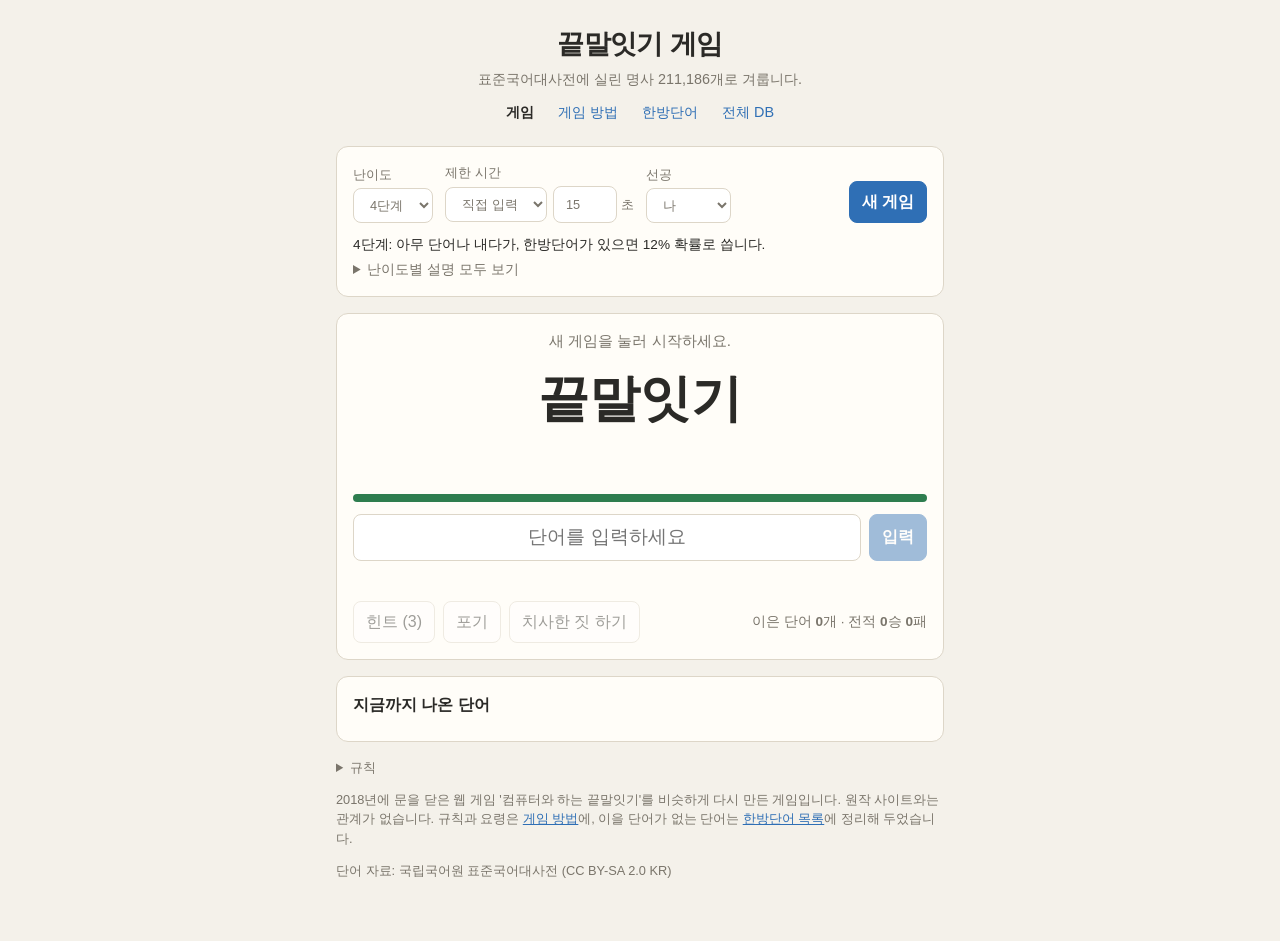
<file: index.html>
<!DOCTYPE html>
<html lang="ko">
<head>
  <meta charset="UTF-8">
  <meta name="viewport" content="width=device-width, initial-scale=1">
  <title>끝말잇기 게임 - 표준국어대사전 명사로 컴퓨터와 겨루기</title>
  <meta name="description" content="표준국어대사전 명사 21만 개로 컴퓨터와 겨루는 끝말잇기 게임입니다. 설치 없이 브라우저에서 바로 할 수 있고, 난이도 8단계와 한방단어 분석 기능이 있습니다.">
  <link rel="canonical" href="https://sunya0804.github.io/kkeunmal/">
  <meta property="og:type" content="website">
  <meta property="og:site_name" content="끝말잇기 게임">
  <meta property="og:title" content="끝말잇기 게임">
  <meta property="og:description" content="표준국어대사전 명사 21만 개로 컴퓨터와 겨루는 끝말잇기 게임입니다. 설치 없이 브라우저에서 바로 할 수 있고, 난이도 8단계와 한방단어 분석 기능이 있습니다.">
  <meta property="og:url" content="https://sunya0804.github.io/kkeunmal/">
  <meta property="og:image" content="https://sunya0804.github.io/kkeunmal/og.png">
  <meta name="twitter:card" content="summary_large_image">
  <link rel="icon" href="favicon.svg" type="image/svg+xml">
  <link rel="stylesheet" href="style.css">
</head>
<body>
  <main class="app">
    <header>
      <h1>끝말잇기 게임</h1>
      <p class="sub">표준국어대사전에 실린 명사 <span id="wordCount">-</span>개로 겨룹니다.</p>
      <nav class="nav">
        <a href="index.html" aria-current="page">게임</a>
        <a href="guide.html" target="_blank" rel="noopener">게임 방법</a>
        <a href="hanbang.html" target="_blank" rel="noopener">한방단어</a>
        <a href="db.html" target="_blank" rel="noopener">전체 DB</a>
      </nav>
    </header>

    <section class="settings">
      <label>난이도
        <select id="level"></select>
      </label>
      <label>제한 시간
        <span class="time-limit">
          <select id="timeMode">
            <option value="none">없음</option>
            <option value="custom" selected>직접 입력</option>
          </select>
          <span id="timeCustom"><input id="timeSeconds" type="number" min="1" max="999" step="1" value="15" inputmode="numeric"> 초</span>
        </span>
      </label>
      <label>선공
        <select id="first">
          <option value="player" selected>나</option>
          <option value="computer">컴퓨터</option>
          <option value="random">무작위</option>
        </select>
      </label>
      <button id="newGame" type="button" class="primary">새 게임</button>
      <div class="level-info">
        <p id="levelDesc"></p>
        <details>
          <summary>난이도별 설명 모두 보기</summary>
          <ol id="levelList"></ol>
        </details>
      </div>
    </section>

    <section class="board">
      <div class="turn" id="turn">새 게임을 눌러 시작하세요.</div>
      <div class="current" id="current">끝말잇기</div>
      <div class="definition" id="definition"></div>
      <div class="timer"><div class="timer-bar" id="timerBar"></div></div>

      <form id="form" autocomplete="off">
        <input id="input" type="text" maxlength="20" placeholder="단어를 입력하세요" disabled>
        <button id="submit" type="submit" class="primary" disabled>입력</button>
      </form>
      <div class="message" id="message"></div>

      <div class="actions">
        <button id="hint" type="button" disabled>힌트 (<span id="hintLeft">3</span>)</button>
        <button id="giveUp" type="button" disabled>포기</button>
        <button id="cheat" type="button" disabled>치사한 짓 하기</button>
        <span class="record">이은 단어 <b id="chainLen">0</b>개 · 전적 <b id="wins">0</b>승 <b id="losses">0</b>패</span>
      </div>
    </section>

    <section class="cheat" id="cheatPanel" hidden>
      <h2>치사한 짓 하기 <span class="legend">W+2: 2턴 안에 이김 · L-3: 3턴 안에 짐 · W+0: 한방단어</span></h2>
      <p class="legend">쌍방이 최선의 단어만 낸다고 할 때의 결과입니다. 단어를 누르면 입력 칸에 들어갑니다. (이번 차례는 제한 시간이 멈춥니다.)</p>
      <div id="cheatList"></div>
    </section>

    <section class="history">
      <h2>지금까지 나온 단어</h2>
      <ol id="history" reversed></ol>
    </section>

    <footer>
      <details>
        <summary>규칙</summary>
        <ul>
          <li>표준국어대사전에 실린 <b>두 글자 이상의 명사</b>만 쓸 수 있습니다. (구, 의존 명사, 대명사, 수사, 방언, 북한어, 옛말 제외)</li>
          <li>앞 단어의 끝 글자로 시작해야 하며, <b>두음법칙</b>을 적용할 수 있습니다. (예: 력 → 역, 로 → 노, 녀 → 여)</li>
          <li>한 번 나온 단어는 다시 쓸 수 없습니다.</li>
          <li>서로의 첫 차례에는 이을 단어가 없는 <b>한방단어</b>를 쓸 수 없습니다.</li>
          <li>제한 시간 안에 잇지 못하거나 포기하면 지고, 컴퓨터가 잇지 못하면 이깁니다.</li>
        </ul>
      </details>
      <p>2018년에 문을 닫은 웹 게임 '컴퓨터와 하는 끝말잇기'를 비슷하게 다시 만든 게임입니다. 원작 사이트와는 관계가 없습니다. 규칙과 요령은 <a href="guide.html" target="_blank" rel="noopener">게임 방법</a>에, 이을 단어가 없는 단어는 <a href="hanbang.html" target="_blank" rel="noopener">한방단어 목록</a>에 정리해 두었습니다.</p>
      <p>단어 자료: 국립국어원 표준국어대사전 (CC BY-SA 2.0 KR)</p>
    </footer>
  </main>

  <script src="data/words.js"></script>
  <script src="definitions.js"></script>
  <script src="engine.js"></script>
  <script src="cheatview.js"></script>
  <script src="ui.js"></script>
</body>
</html>
</file>
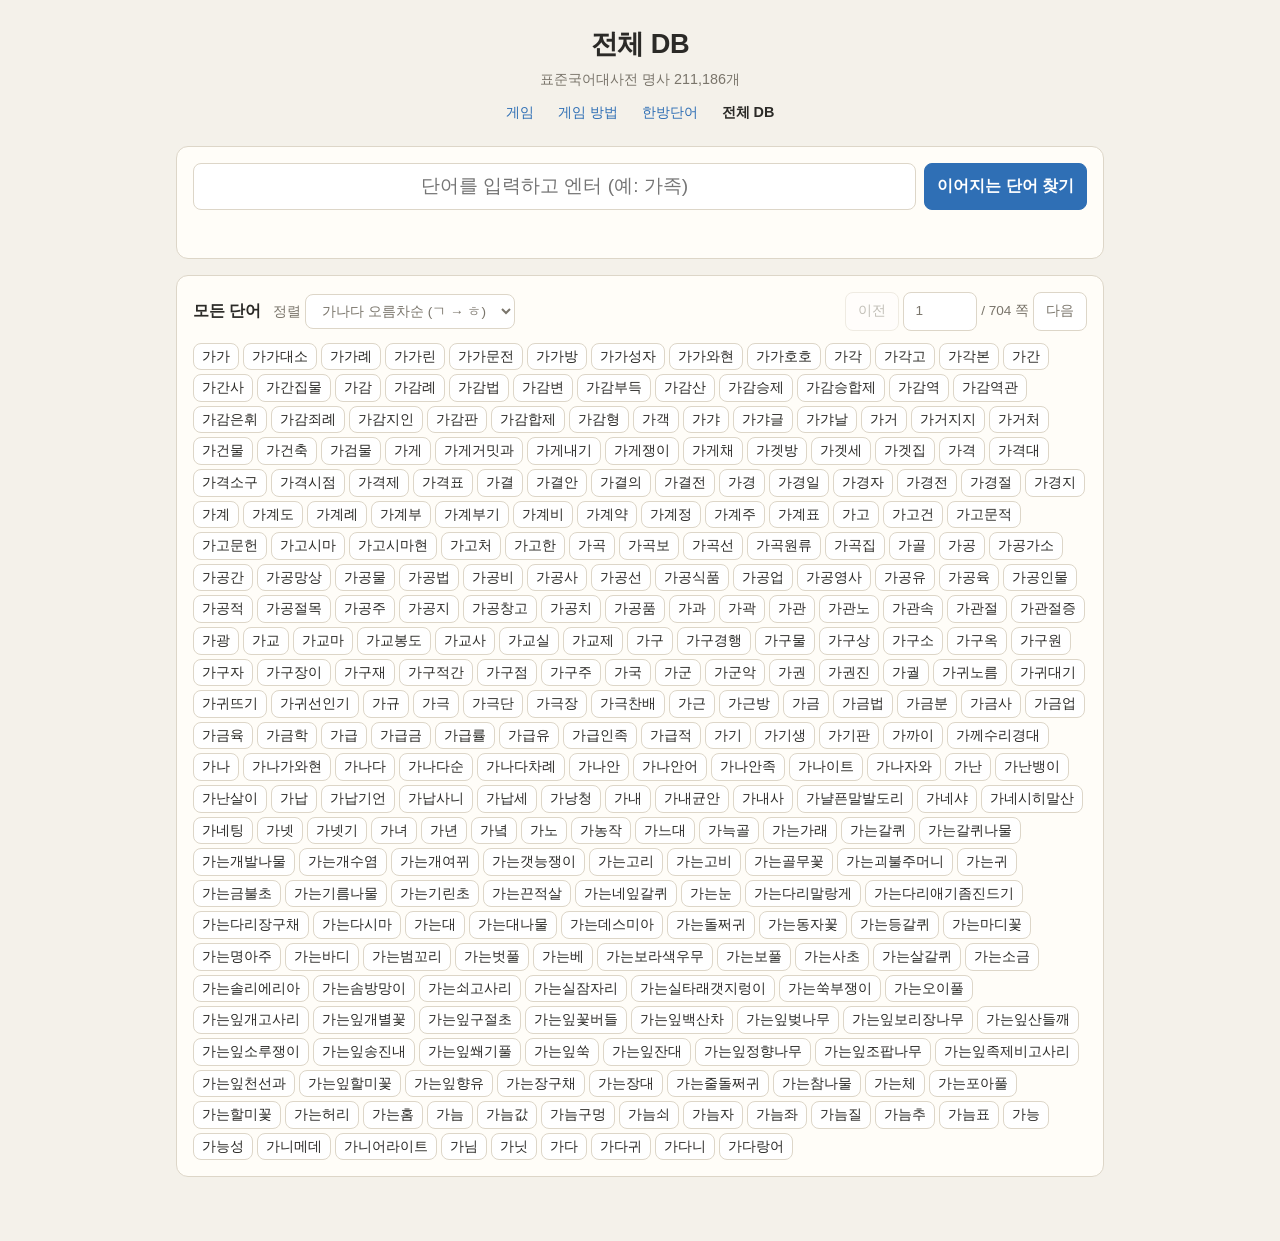
<file: db.html>
<!DOCTYPE html>
<html lang="ko">
<head>
  <meta charset="UTF-8">
  <meta name="viewport" content="width=device-width, initial-scale=1">
  <title>끝말잇기 단어 검색과 전체 단어 목록 - 끝말잇기 게임</title>
  <meta name="description" content="끝말잇기에 쓸 수 있는 표준국어대사전 명사 21만 개를 가나다순으로 볼 수 있습니다. 단어를 검색하면 그 뒤에 이을 수 있는 단어가 이기기에 유리한 순서로 나옵니다.">
  <link rel="canonical" href="https://sunya0804.github.io/kkeunmal/db.html">
  <meta property="og:type" content="website">
  <meta property="og:site_name" content="끝말잇기 게임">
  <meta property="og:title" content="끝말잇기 단어 검색과 전체 단어 목록">
  <meta property="og:description" content="끝말잇기에 쓸 수 있는 표준국어대사전 명사 21만 개를 가나다순으로 볼 수 있습니다. 단어를 검색하면 그 뒤에 이을 수 있는 단어가 이기기에 유리한 순서로 나옵니다.">
  <meta property="og:url" content="https://sunya0804.github.io/kkeunmal/db.html">
  <meta property="og:image" content="https://sunya0804.github.io/kkeunmal/og.png">
  <meta name="twitter:card" content="summary_large_image">
  <link rel="icon" href="favicon.svg" type="image/svg+xml">
  <link rel="stylesheet" href="style.css">
</head>
<body>
  <main class="app wide">
    <header>
      <h1>전체 DB</h1>
      <p class="sub">표준국어대사전 명사 <span id="wordCount">-</span>개</p>
      <nav class="nav">
        <a href="index.html">게임</a>
        <a href="guide.html">게임 방법</a>
        <a href="hanbang.html">한방단어</a>
        <a href="db.html" aria-current="page">전체 DB</a>
      </nav>
    </header>

    <section>
      <form id="searchForm" autocomplete="off">
        <input id="search" type="text" maxlength="20" placeholder="단어를 입력하고 엔터 (예: 가족)">
        <button type="submit" class="primary">이어지는 단어 찾기</button>
      </form>
      <div class="message" id="searchMessage"></div>
    </section>

    <section class="cheat" id="resultPanel" hidden>
      <h2><span id="resultTitle"></span> <span class="legend">W+2: 2턴 안에 이김 · L-3: 3턴 안에 짐 · W+0: 한방단어</span></h2>
      <p class="definition" id="resultDef"></p>
      <p class="legend">이기기에 유리한 순서입니다. 쌍방이 최선의 단어만 낸다고 할 때의 결과이며, 단어를 누르면 그 단어에 이어지는 단어를 다시 찾습니다.</p>
      <div id="resultList"></div>
    </section>

    <section>
      <div class="db-bar">
        <h2>모든 단어</h2>
        <label>정렬
          <select id="order">
            <option value="asc" selected>가나다 오름차순 (ㄱ → ㅎ)</option>
            <option value="desc">가나다 내림차순 (ㅎ → ㄱ)</option>
          </select>
        </label>
        <span class="pager">
          <button id="prev" type="button">이전</button>
          <input id="page" type="number" min="1" step="1" value="1"> / <span id="pageCount">1</span> 쪽
          <button id="next" type="button">다음</button>
        </span>
      </div>
      <div class="db-words" id="words"></div>
    </section>
  </main>

  <script src="data/words.js"></script>
  <script src="definitions.js"></script>
  <script src="engine.js"></script>
  <script src="cheatview.js"></script>
  <script src="db.js"></script>
</body>
</html>
</file>
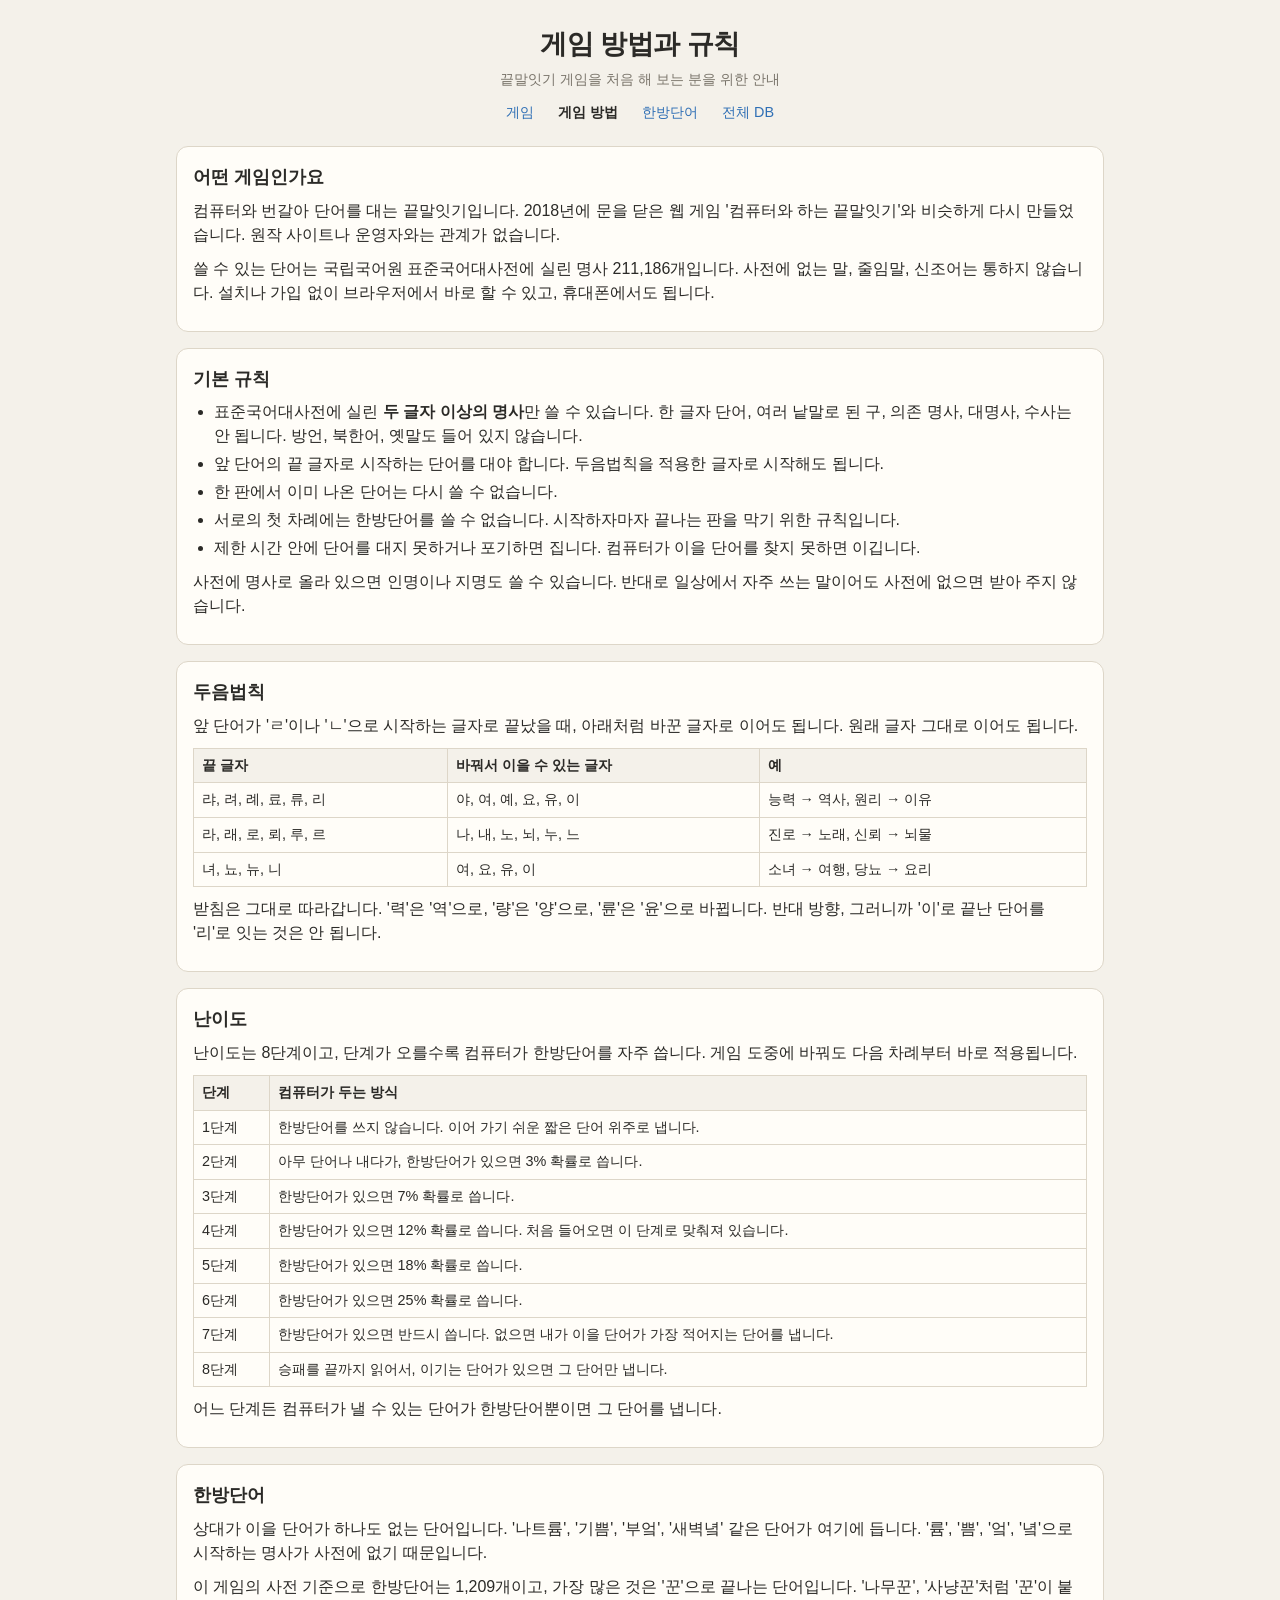
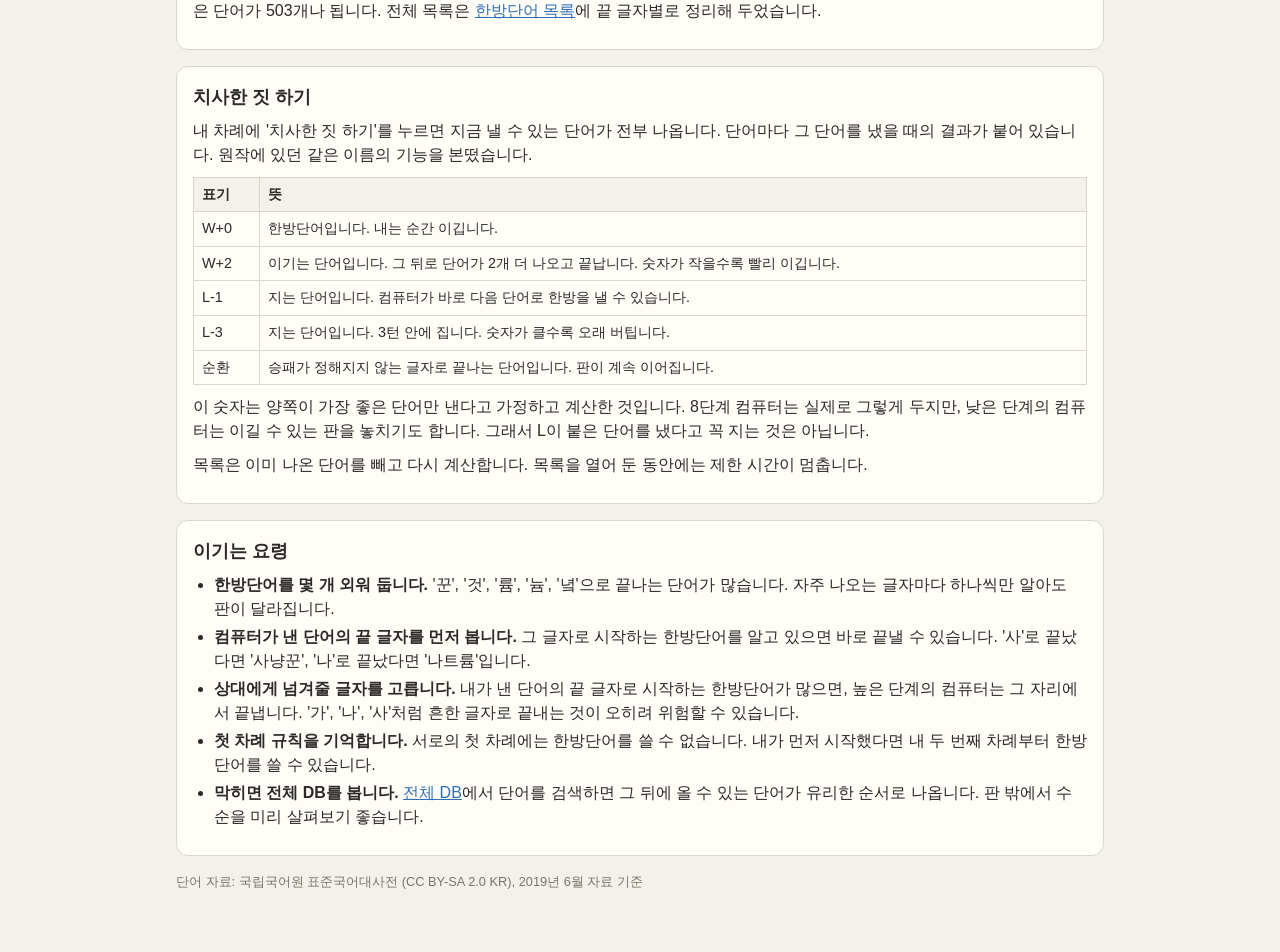
<file: guide.html>
<!DOCTYPE html>
<html lang="ko">
<head>
  <meta charset="UTF-8">
  <meta name="viewport" content="width=device-width, initial-scale=1">
  <title>게임 방법과 규칙 - 끝말잇기 게임</title>
  <meta name="description" content="끝말잇기 게임의 규칙, 두음법칙, 난이도 8단계, 한방단어와 '치사한 짓 하기'의 W+2, L-3 표기를 읽는 법, 컴퓨터를 이기는 요령을 정리했습니다.">
  <link rel="canonical" href="https://sunya0804.github.io/kkeunmal/guide.html">
  <meta property="og:type" content="article">
  <meta property="og:site_name" content="끝말잇기 게임">
  <meta property="og:title" content="끝말잇기 게임 방법과 규칙">
  <meta property="og:description" content="규칙, 두음법칙, 난이도, 한방단어, 컴퓨터를 이기는 요령">
  <meta property="og:url" content="https://sunya0804.github.io/kkeunmal/guide.html">
  <meta property="og:image" content="https://sunya0804.github.io/kkeunmal/og.png">
  <meta name="twitter:card" content="summary_large_image">
  <link rel="icon" href="favicon.svg" type="image/svg+xml">
  <link rel="stylesheet" href="style.css">
</head>
<body>
  <main class="app wide">
    <header>
      <h1>게임 방법과 규칙</h1>
      <p class="sub">끝말잇기 게임을 처음 해 보는 분을 위한 안내</p>
      <nav class="nav">
        <a href="index.html">게임</a>
        <a href="guide.html" aria-current="page">게임 방법</a>
        <a href="hanbang.html">한방단어</a>
        <a href="db.html">전체 DB</a>
      </nav>
    </header>

    <section class="prose">
      <h2>어떤 게임인가요</h2>
      <p>컴퓨터와 번갈아 단어를 대는 끝말잇기입니다. 2018년에 문을 닫은 웹 게임 '컴퓨터와 하는 끝말잇기'와 비슷하게 다시 만들었습니다. 원작 사이트나 운영자와는 관계가 없습니다.</p>
      <p>쓸 수 있는 단어는 국립국어원 표준국어대사전에 실린 명사 211,186개입니다. 사전에 없는 말, 줄임말, 신조어는 통하지 않습니다. 설치나 가입 없이 브라우저에서 바로 할 수 있고, 휴대폰에서도 됩니다.</p>
    </section>

    <section class="prose">
      <h2>기본 규칙</h2>
      <ul>
        <li>표준국어대사전에 실린 <b>두 글자 이상의 명사</b>만 쓸 수 있습니다. 한 글자 단어, 여러 낱말로 된 구, 의존 명사, 대명사, 수사는 안 됩니다. 방언, 북한어, 옛말도 들어 있지 않습니다.</li>
        <li>앞 단어의 끝 글자로 시작하는 단어를 대야 합니다. 두음법칙을 적용한 글자로 시작해도 됩니다.</li>
        <li>한 판에서 이미 나온 단어는 다시 쓸 수 없습니다.</li>
        <li>서로의 첫 차례에는 한방단어를 쓸 수 없습니다. 시작하자마자 끝나는 판을 막기 위한 규칙입니다.</li>
        <li>제한 시간 안에 단어를 대지 못하거나 포기하면 집니다. 컴퓨터가 이을 단어를 찾지 못하면 이깁니다.</li>
      </ul>
      <p>사전에 명사로 올라 있으면 인명이나 지명도 쓸 수 있습니다. 반대로 일상에서 자주 쓰는 말이어도 사전에 없으면 받아 주지 않습니다.</p>
    </section>

    <section class="prose">
      <h2>두음법칙</h2>
      <p>앞 단어가 'ㄹ'이나 'ㄴ'으로 시작하는 글자로 끝났을 때, 아래처럼 바꾼 글자로 이어도 됩니다. 원래 글자 그대로 이어도 됩니다.</p>
      <table>
        <thead><tr><th>끝 글자</th><th>바꿔서 이을 수 있는 글자</th><th>예</th></tr></thead>
        <tbody>
          <tr><td>랴, 려, 례, 료, 류, 리</td><td>야, 여, 예, 요, 유, 이</td><td>능력 → 역사, 원리 → 이유</td></tr>
          <tr><td>라, 래, 로, 뢰, 루, 르</td><td>나, 내, 노, 뇌, 누, 느</td><td>진로 → 노래, 신뢰 → 뇌물</td></tr>
          <tr><td>녀, 뇨, 뉴, 니</td><td>여, 요, 유, 이</td><td>소녀 → 여행, 당뇨 → 요리</td></tr>
        </tbody>
      </table>
      <p>받침은 그대로 따라갑니다. '력'은 '역'으로, '량'은 '양'으로, '륜'은 '윤'으로 바뀝니다. 반대 방향, 그러니까 '이'로 끝난 단어를 '리'로 잇는 것은 안 됩니다.</p>
    </section>

    <section class="prose">
      <h2>난이도</h2>
      <p>난이도는 8단계이고, 단계가 오를수록 컴퓨터가 한방단어를 자주 씁니다. 게임 도중에 바꿔도 다음 차례부터 바로 적용됩니다.</p>
      <table>
        <thead><tr><th>단계</th><th>컴퓨터가 두는 방식</th></tr></thead>
        <tbody>
          <tr><td>1단계</td><td>한방단어를 쓰지 않습니다. 이어 가기 쉬운 짧은 단어 위주로 냅니다.</td></tr>
          <tr><td>2단계</td><td>아무 단어나 내다가, 한방단어가 있으면 3% 확률로 씁니다.</td></tr>
          <tr><td>3단계</td><td>한방단어가 있으면 7% 확률로 씁니다.</td></tr>
          <tr><td>4단계</td><td>한방단어가 있으면 12% 확률로 씁니다. 처음 들어오면 이 단계로 맞춰져 있습니다.</td></tr>
          <tr><td>5단계</td><td>한방단어가 있으면 18% 확률로 씁니다.</td></tr>
          <tr><td>6단계</td><td>한방단어가 있으면 25% 확률로 씁니다.</td></tr>
          <tr><td>7단계</td><td>한방단어가 있으면 반드시 씁니다. 없으면 내가 이을 단어가 가장 적어지는 단어를 냅니다.</td></tr>
          <tr><td>8단계</td><td>승패를 끝까지 읽어서, 이기는 단어가 있으면 그 단어만 냅니다.</td></tr>
        </tbody>
      </table>
      <p>어느 단계든 컴퓨터가 낼 수 있는 단어가 한방단어뿐이면 그 단어를 냅니다.</p>
    </section>

    <section class="prose">
      <h2>한방단어</h2>
      <p>상대가 이을 단어가 하나도 없는 단어입니다. '나트륨', '기쁨', '부엌', '새벽녘' 같은 단어가 여기에 듭니다. '륨', '쁨', '엌', '녘'으로 시작하는 명사가 사전에 없기 때문입니다.</p>
      <p>이 게임의 사전 기준으로 한방단어는 1,209개이고, 가장 많은 것은 '꾼'으로 끝나는 단어입니다. '나무꾼', '사냥꾼'처럼 '꾼'이 붙은 단어가 503개나 됩니다. 전체 목록은 <a href="hanbang.html">한방단어 목록</a>에 끝 글자별로 정리해 두었습니다.</p>
    </section>

    <section class="prose">
      <h2>치사한 짓 하기</h2>
      <p>내 차례에 '치사한 짓 하기'를 누르면 지금 낼 수 있는 단어가 전부 나옵니다. 단어마다 그 단어를 냈을 때의 결과가 붙어 있습니다. 원작에 있던 같은 이름의 기능을 본떴습니다.</p>
      <table>
        <thead><tr><th>표기</th><th>뜻</th></tr></thead>
        <tbody>
          <tr><td>W+0</td><td>한방단어입니다. 내는 순간 이깁니다.</td></tr>
          <tr><td>W+2</td><td>이기는 단어입니다. 그 뒤로 단어가 2개 더 나오고 끝납니다. 숫자가 작을수록 빨리 이깁니다.</td></tr>
          <tr><td>L-1</td><td>지는 단어입니다. 컴퓨터가 바로 다음 단어로 한방을 낼 수 있습니다.</td></tr>
          <tr><td>L-3</td><td>지는 단어입니다. 3턴 안에 집니다. 숫자가 클수록 오래 버팁니다.</td></tr>
          <tr><td>순환</td><td>승패가 정해지지 않는 글자로 끝나는 단어입니다. 판이 계속 이어집니다.</td></tr>
        </tbody>
      </table>
      <p>이 숫자는 양쪽이 가장 좋은 단어만 낸다고 가정하고 계산한 것입니다. 8단계 컴퓨터는 실제로 그렇게 두지만, 낮은 단계의 컴퓨터는 이길 수 있는 판을 놓치기도 합니다. 그래서 L이 붙은 단어를 냈다고 꼭 지는 것은 아닙니다.</p>
      <p>목록은 이미 나온 단어를 빼고 다시 계산합니다. 목록을 열어 둔 동안에는 제한 시간이 멈춥니다.</p>
    </section>

    <section class="prose">
      <h2>이기는 요령</h2>
      <ul>
        <li><b>한방단어를 몇 개 외워 둡니다.</b> '꾼', '것', '륨', '늄', '녘'으로 끝나는 단어가 많습니다. 자주 나오는 글자마다 하나씩만 알아도 판이 달라집니다.</li>
        <li><b>컴퓨터가 낸 단어의 끝 글자를 먼저 봅니다.</b> 그 글자로 시작하는 한방단어를 알고 있으면 바로 끝낼 수 있습니다. '사'로 끝났다면 '사냥꾼', '나'로 끝났다면 '나트륨'입니다.</li>
        <li><b>상대에게 넘겨줄 글자를 고릅니다.</b> 내가 낸 단어의 끝 글자로 시작하는 한방단어가 많으면, 높은 단계의 컴퓨터는 그 자리에서 끝냅니다. '가', '나', '사'처럼 흔한 글자로 끝내는 것이 오히려 위험할 수 있습니다.</li>
        <li><b>첫 차례 규칙을 기억합니다.</b> 서로의 첫 차례에는 한방단어를 쓸 수 없습니다. 내가 먼저 시작했다면 내 두 번째 차례부터 한방단어를 쓸 수 있습니다.</li>
        <li><b>막히면 전체 DB를 봅니다.</b> <a href="db.html">전체 DB</a>에서 단어를 검색하면 그 뒤에 올 수 있는 단어가 유리한 순서로 나옵니다. 판 밖에서 수순을 미리 살펴보기 좋습니다.</li>
      </ul>
    </section>

    <footer>
      <p>단어 자료: 국립국어원 표준국어대사전 (CC BY-SA 2.0 KR), 2019년 6월 자료 기준</p>
    </footer>
  </main>
</body>
</html>
</file>
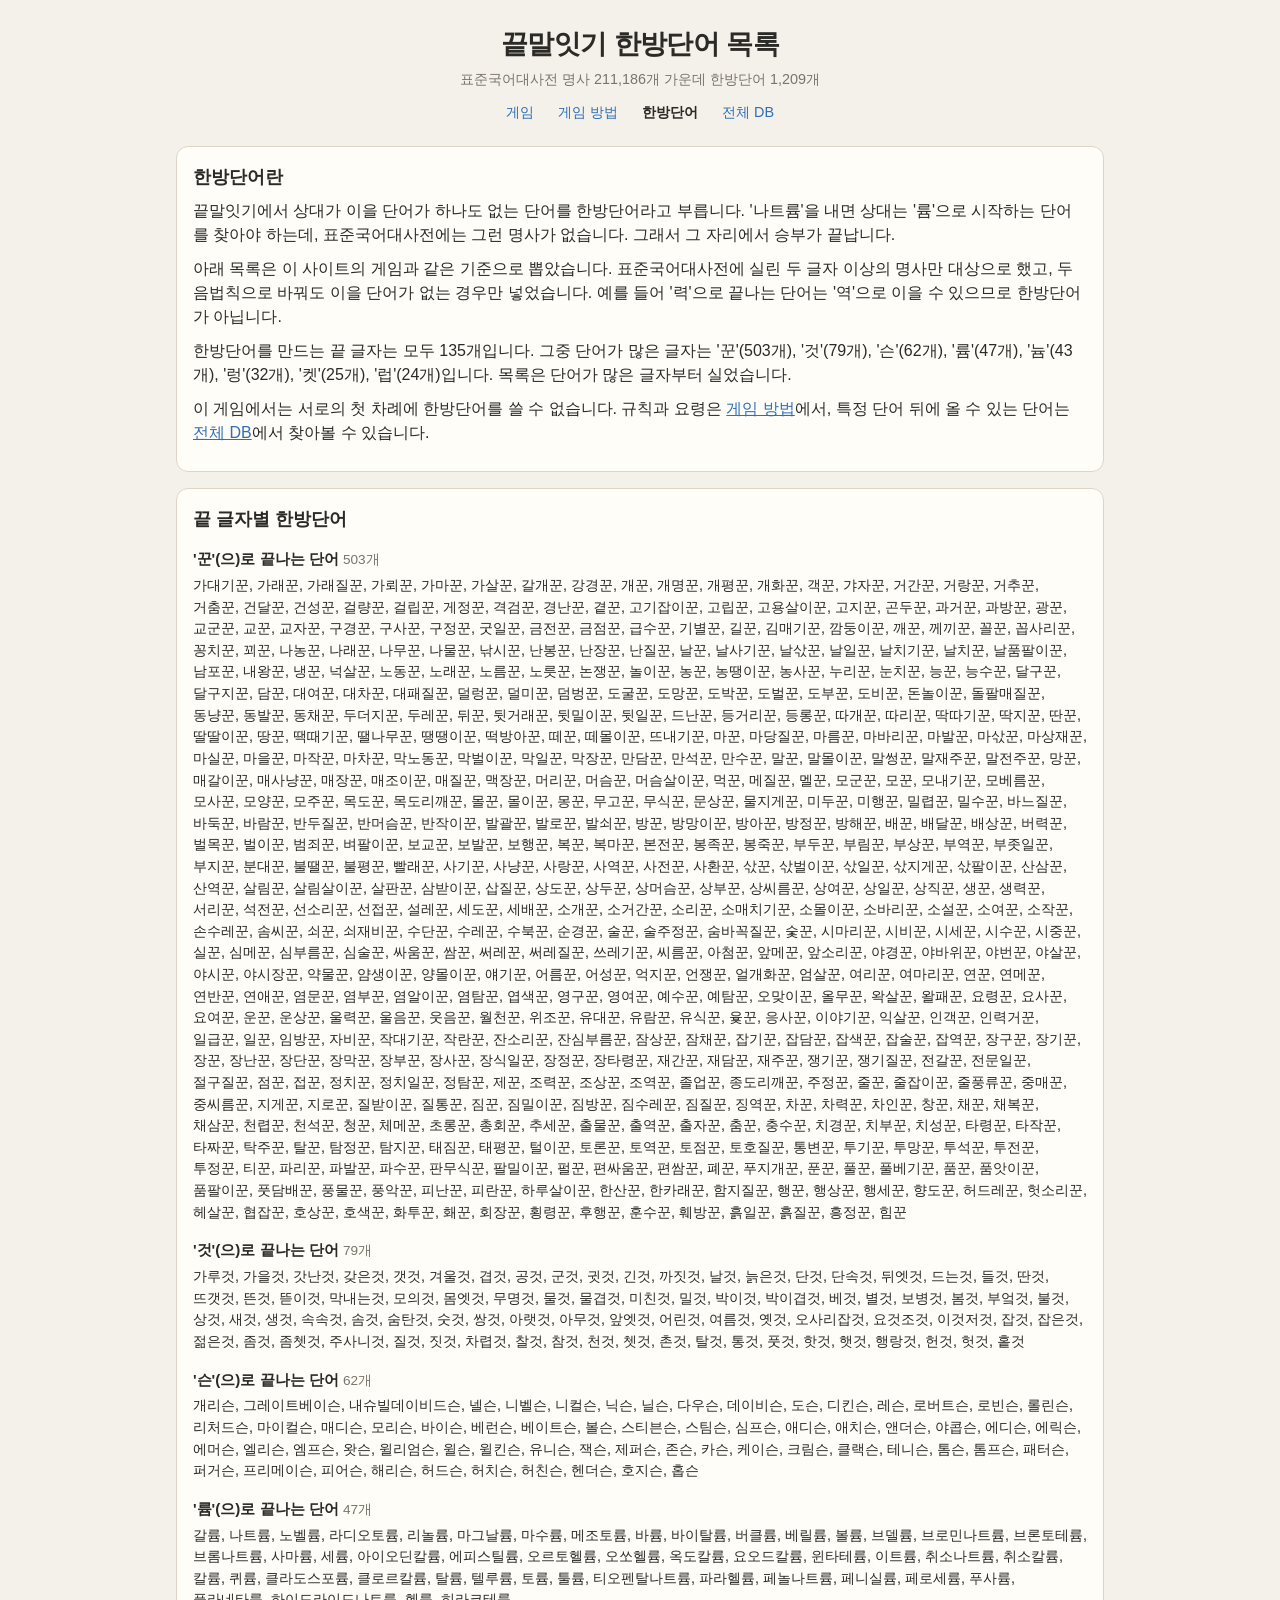
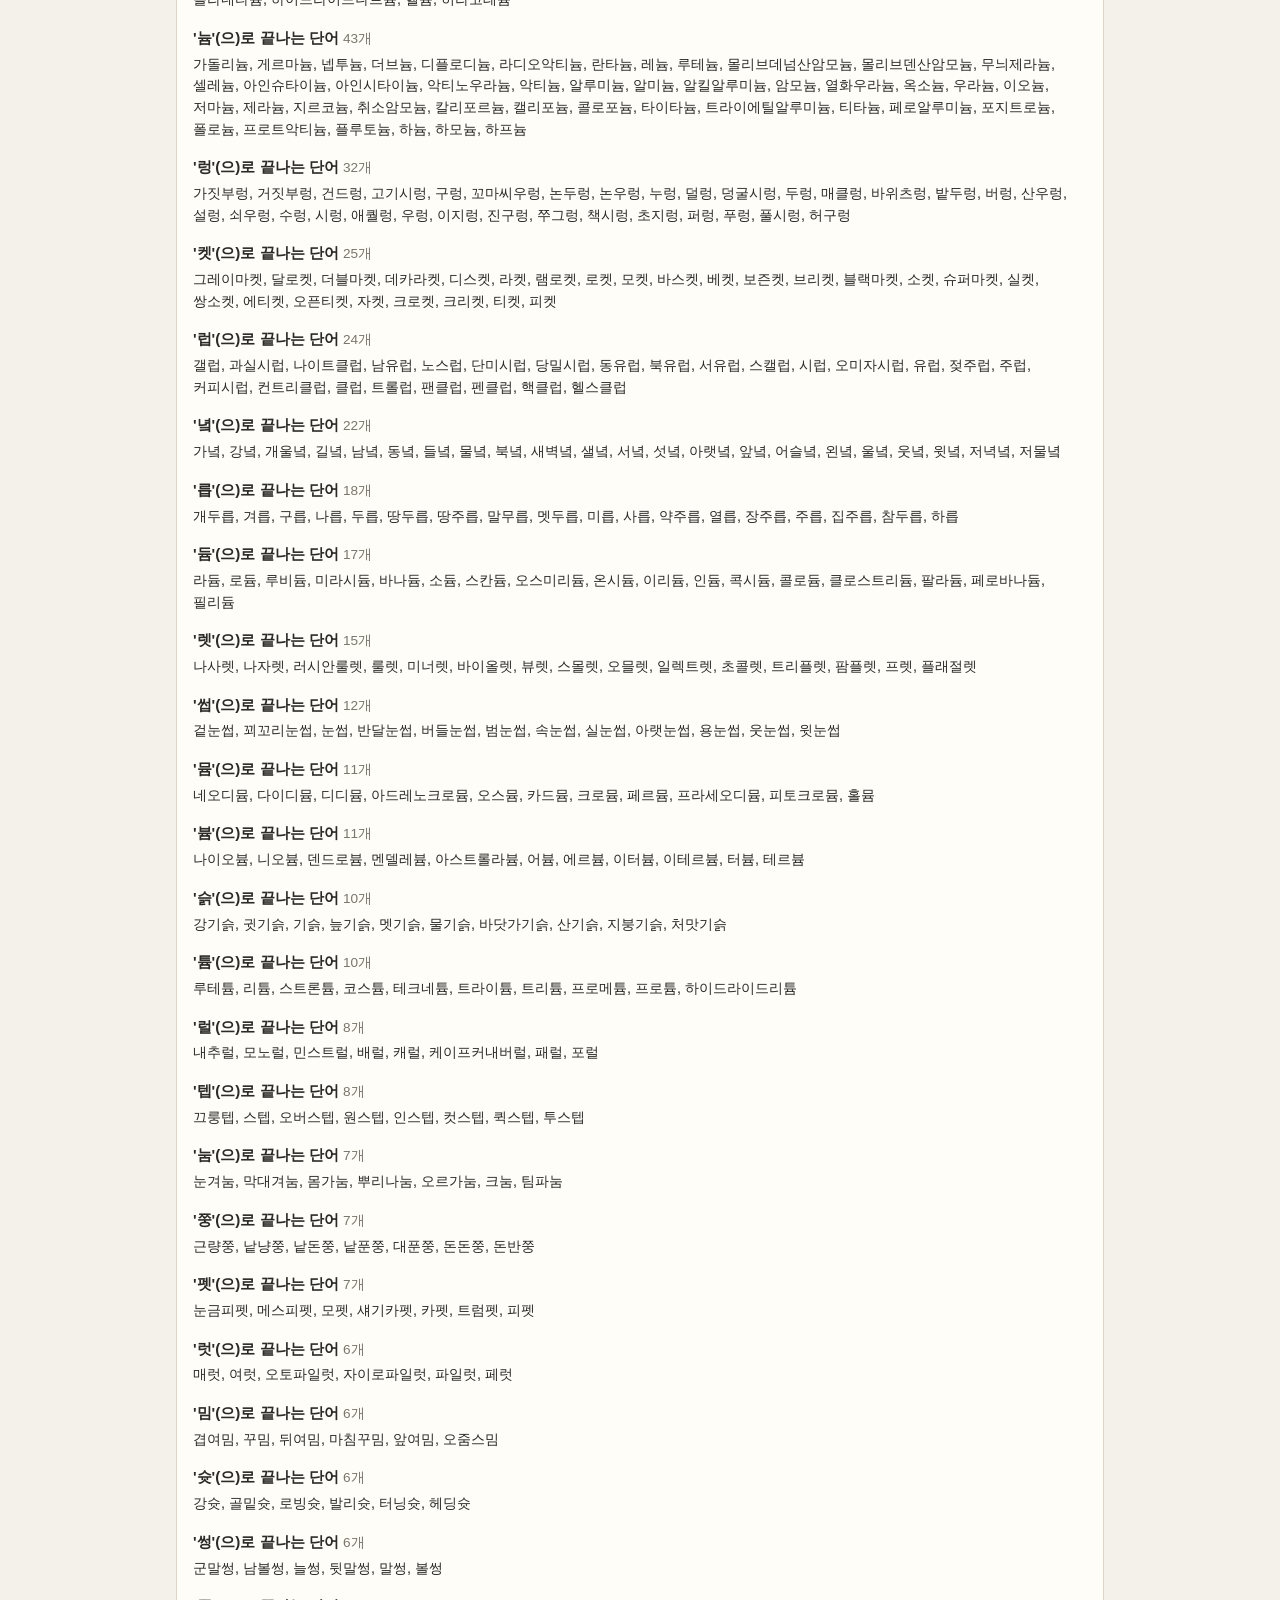
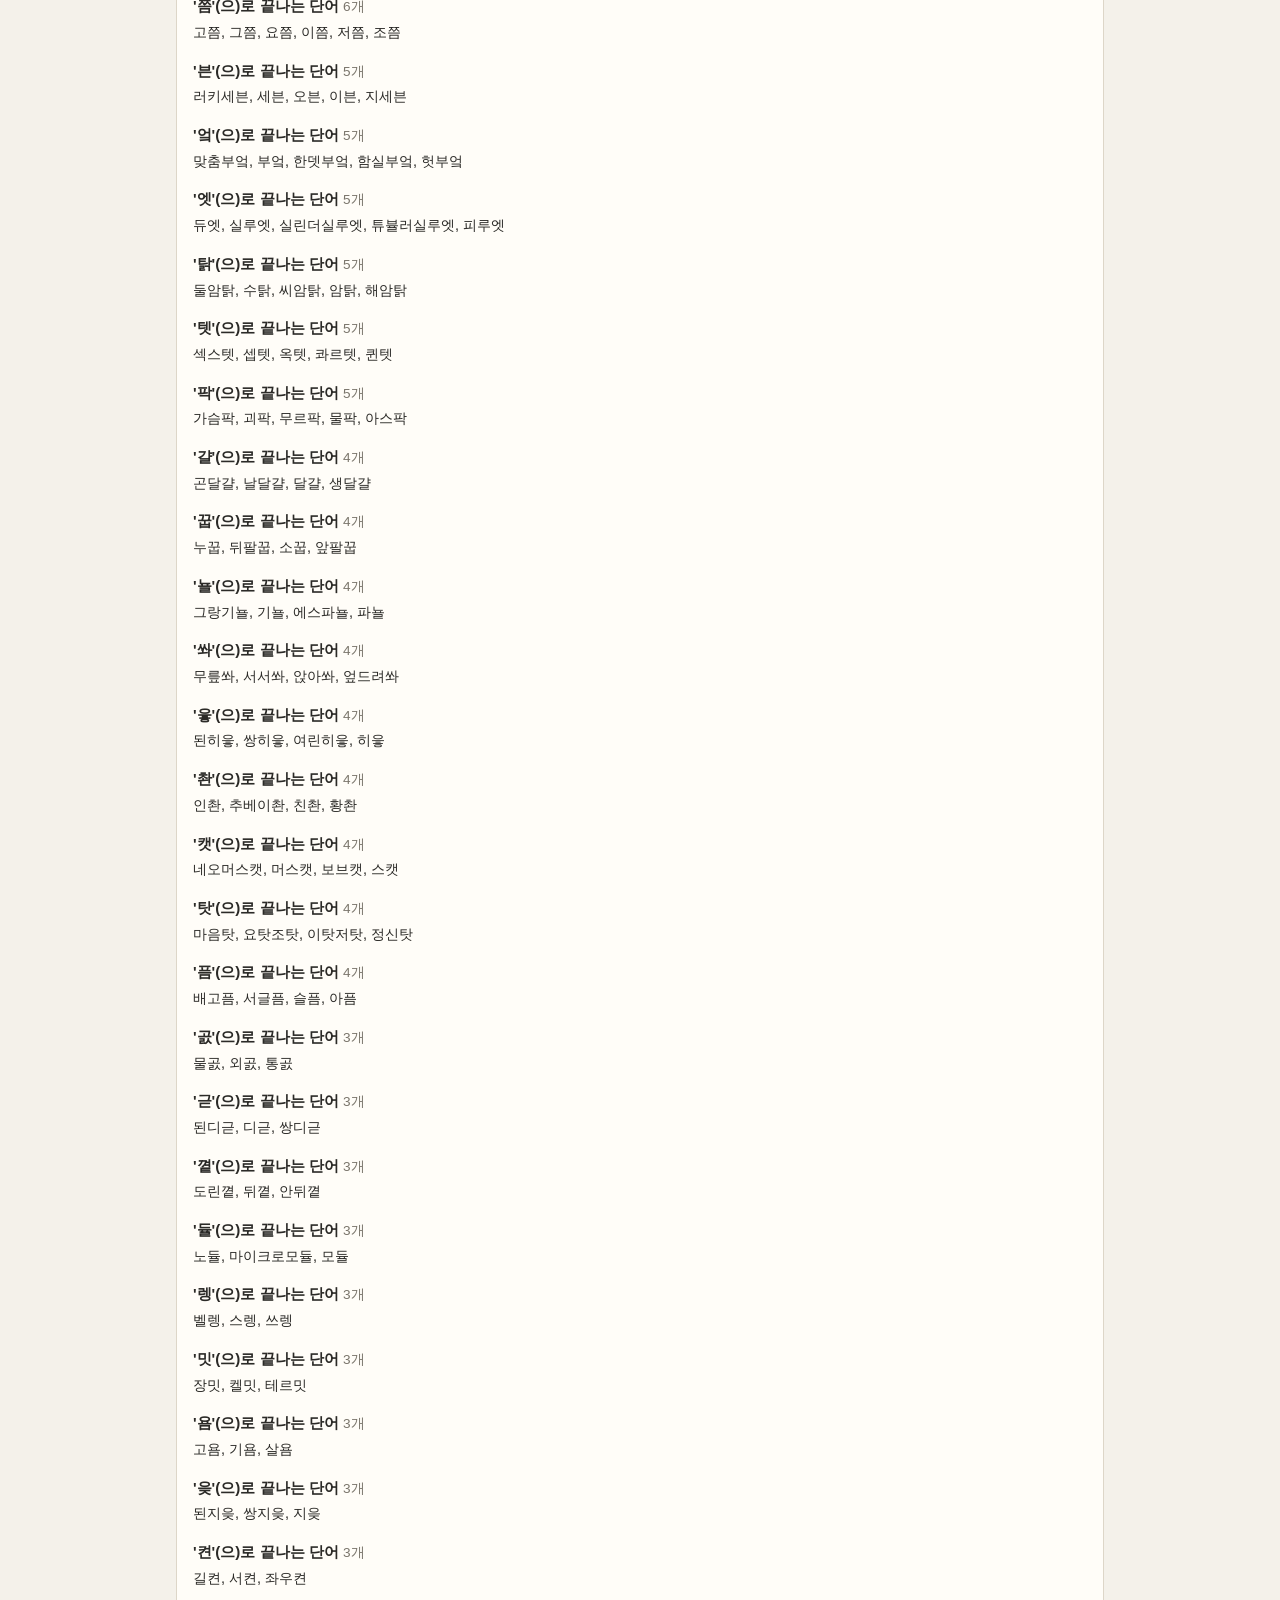
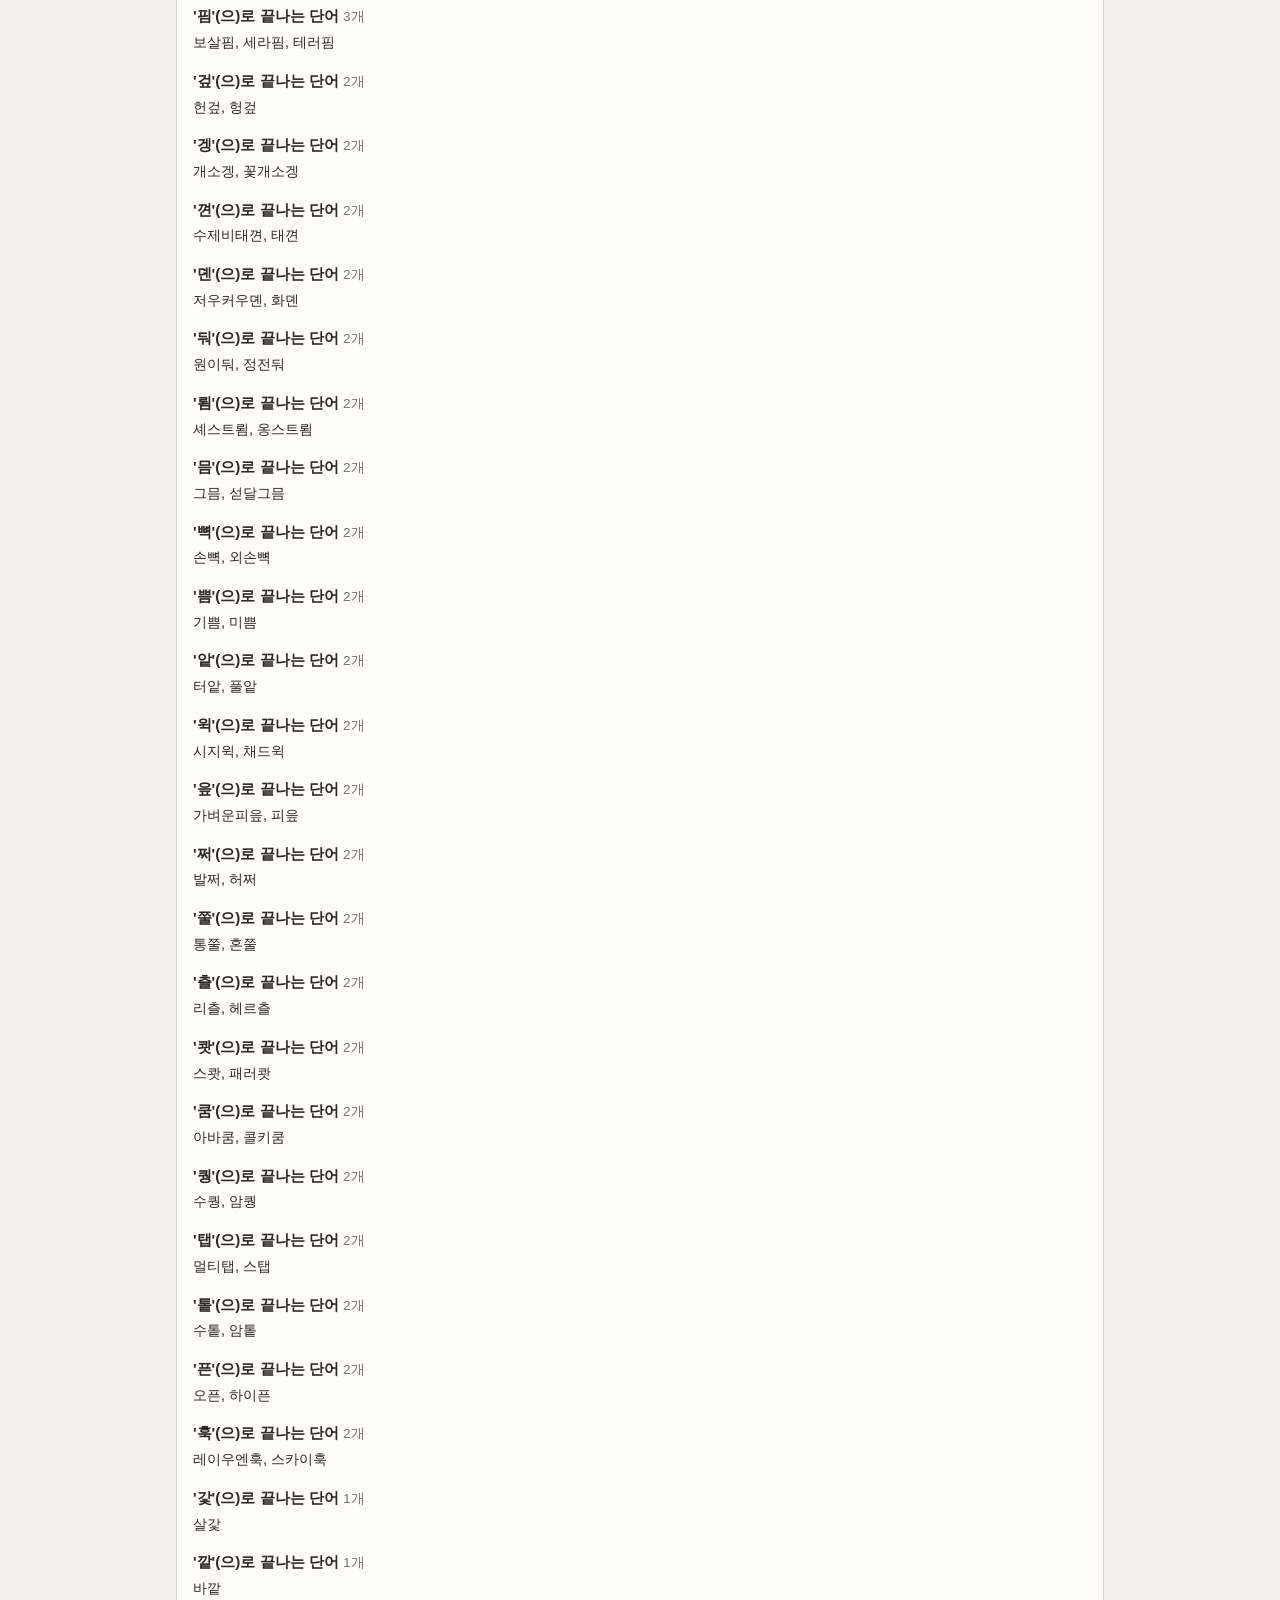
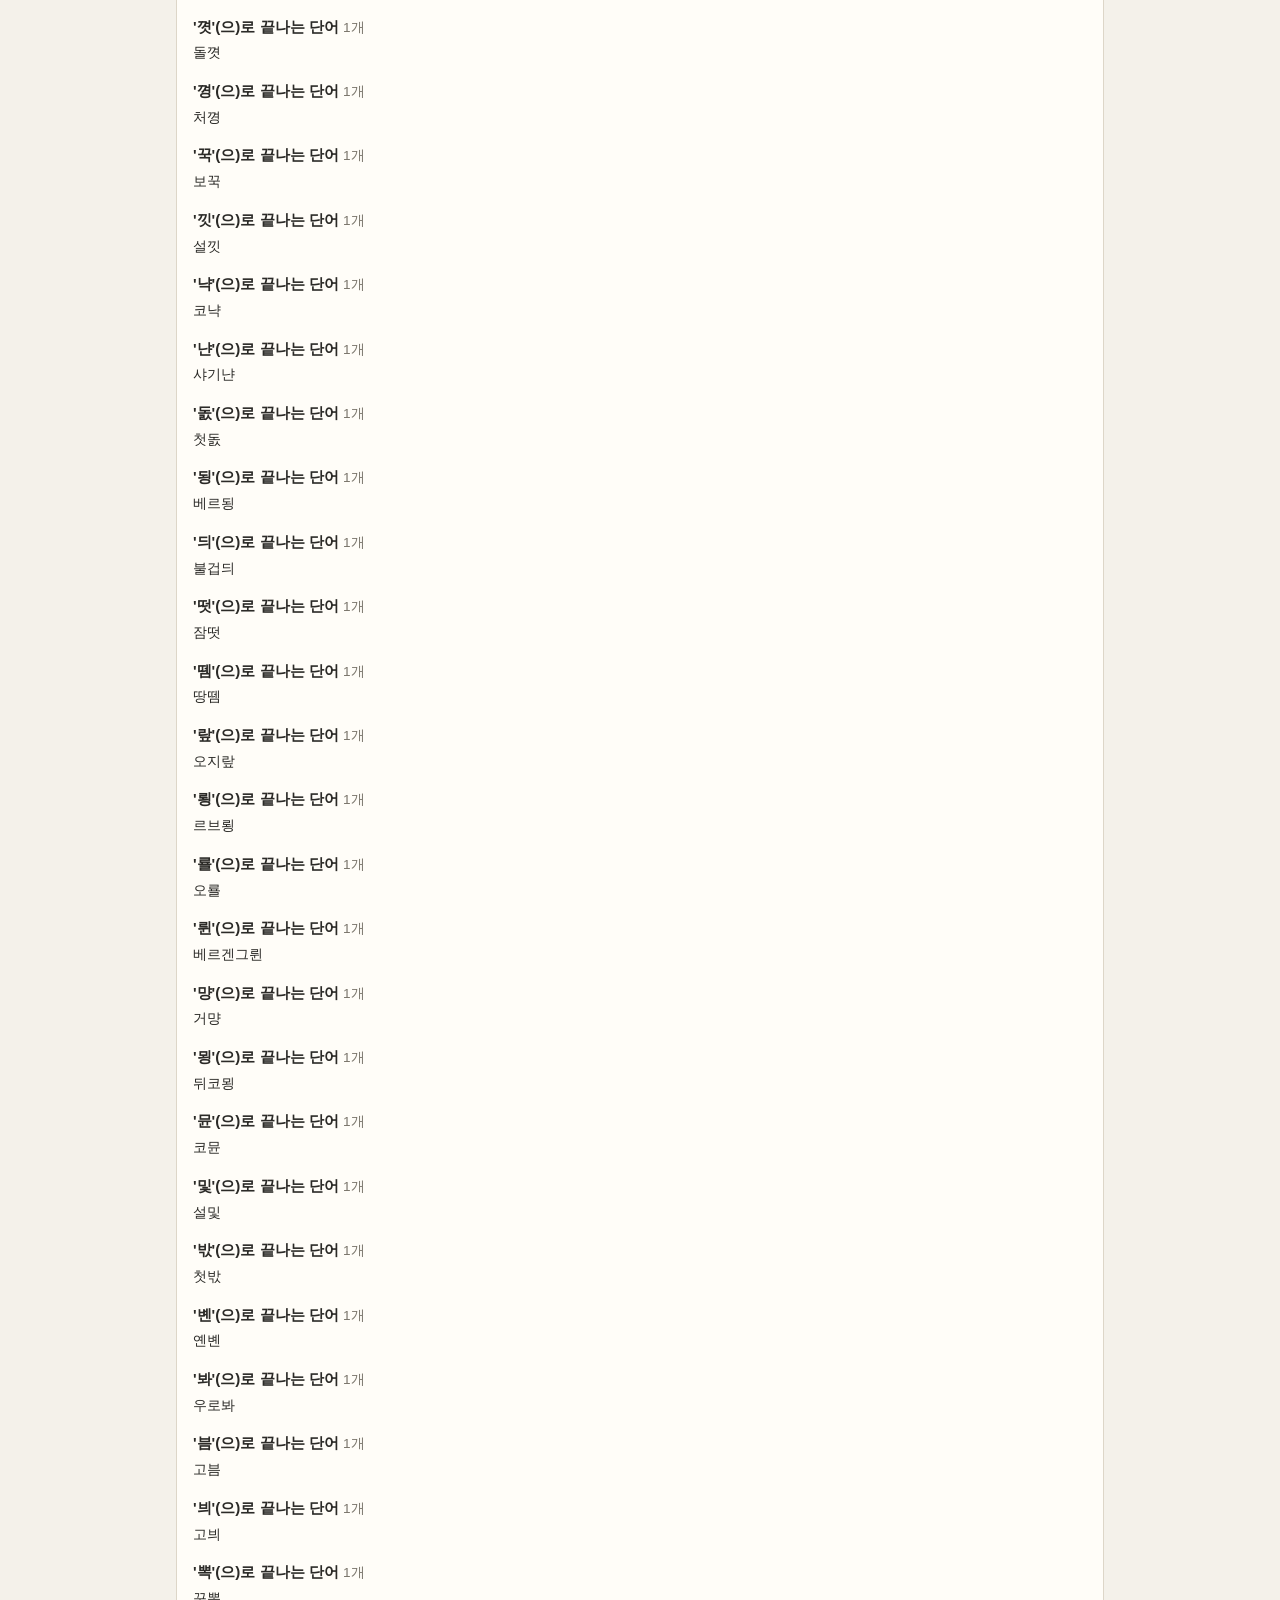
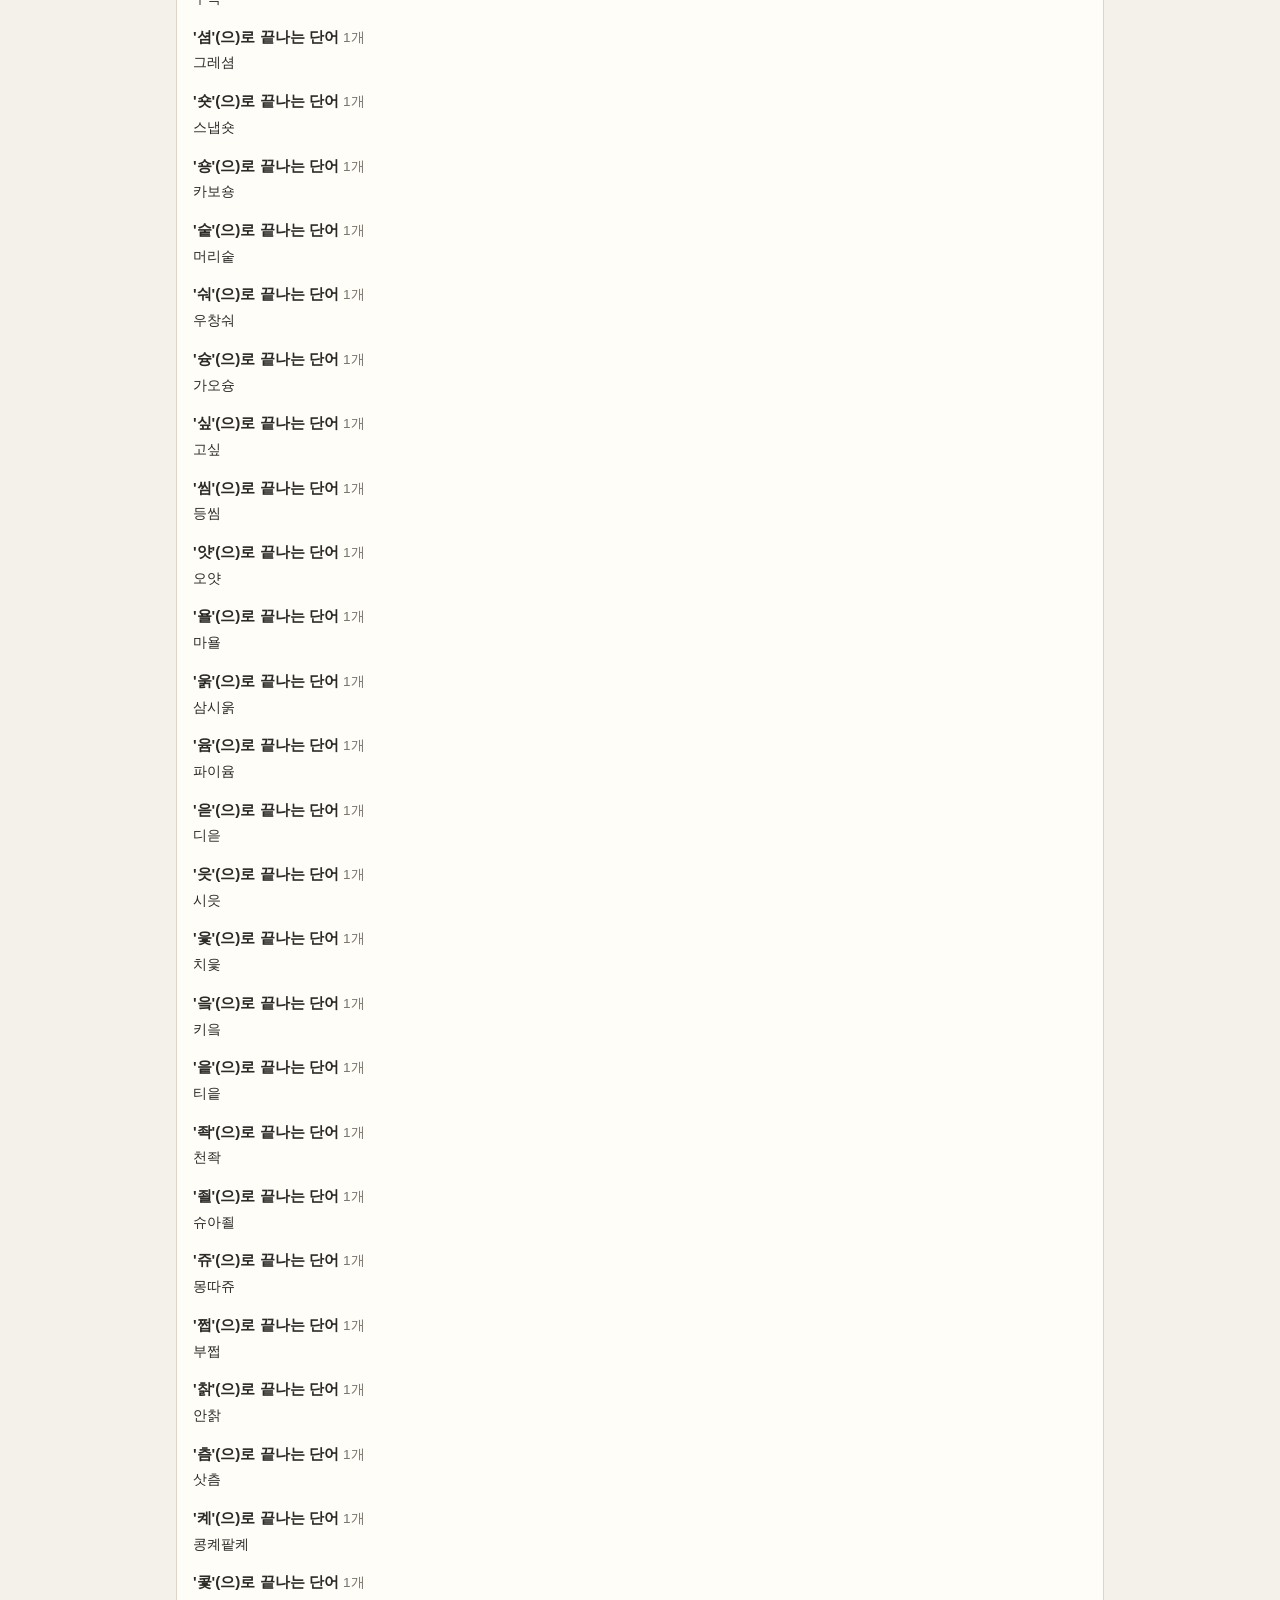
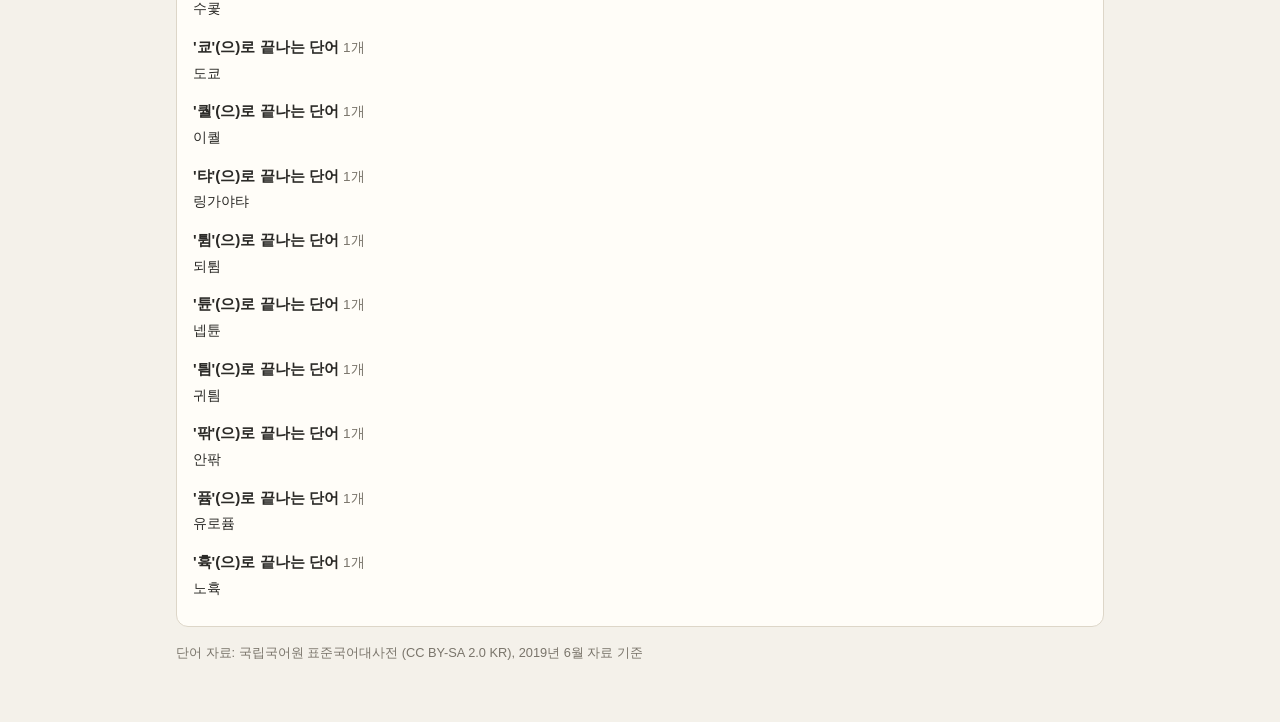
<file: hanbang.html>
<!DOCTYPE html>
<html lang="ko">
<head>
  <meta charset="UTF-8">
  <meta name="viewport" content="width=device-width, initial-scale=1">
  <title>끝말잇기 한방단어 목록 1,209개 - 끝말잇기 게임</title>
  <meta name="description" content="표준국어대사전 명사 기준 끝말잇기 한방단어 1,209개를 끝 글자별로 정리했습니다. 꾼, 것, 슨, 륨, 늄처럼 이을 단어가 없는 글자로 끝나는 단어 모음입니다.">
  <link rel="canonical" href="https://sunya0804.github.io/kkeunmal/hanbang.html">
  <meta property="og:type" content="website">
  <meta property="og:site_name" content="끝말잇기 게임">
  <meta property="og:title" content="끝말잇기 한방단어 목록 1,209개">
  <meta property="og:description" content="표준국어대사전 명사 기준 한방단어를 끝 글자별로 정리했습니다.">
  <meta property="og:url" content="https://sunya0804.github.io/kkeunmal/hanbang.html">
  <meta property="og:image" content="https://sunya0804.github.io/kkeunmal/og.png">
  <meta name="twitter:card" content="summary_large_image">
  <link rel="icon" href="favicon.svg" type="image/svg+xml">
  <link rel="stylesheet" href="style.css">
</head>
<body>
  <main class="app wide">
    <header>
      <h1>끝말잇기 한방단어 목록</h1>
      <p class="sub">표준국어대사전 명사 211,186개 가운데 한방단어 1,209개</p>
      <nav class="nav">
        <a href="index.html">게임</a>
        <a href="guide.html">게임 방법</a>
        <a href="hanbang.html" aria-current="page">한방단어</a>
        <a href="db.html">전체 DB</a>
      </nav>
    </header>

    <section class="prose">
      <h2>한방단어란</h2>
      <p>끝말잇기에서 상대가 이을 단어가 하나도 없는 단어를 한방단어라고 부릅니다. '나트륨'을 내면 상대는 '륨'으로 시작하는 단어를 찾아야 하는데, 표준국어대사전에는 그런 명사가 없습니다. 그래서 그 자리에서 승부가 끝납니다.</p>
      <p>아래 목록은 이 사이트의 게임과 같은 기준으로 뽑았습니다. 표준국어대사전에 실린 두 글자 이상의 명사만 대상으로 했고, 두음법칙으로 바꿔도 이을 단어가 없는 경우만 넣었습니다. 예를 들어 '력'으로 끝나는 단어는 '역'으로 이을 수 있으므로 한방단어가 아닙니다.</p>
      <p>한방단어를 만드는 끝 글자는 모두 135개입니다. 그중 단어가 많은 글자는 '꾼'(503개), '것'(79개), '슨'(62개), '륨'(47개), '늄'(43개), '렁'(32개), '켓'(25개), '럽'(24개)입니다. 목록은 단어가 많은 글자부터 실었습니다.</p>
      <p>이 게임에서는 서로의 첫 차례에 한방단어를 쓸 수 없습니다. 규칙과 요령은 <a href="guide.html">게임 방법</a>에서, 특정 단어 뒤에 올 수 있는 단어는 <a href="db.html">전체 DB</a>에서 찾아볼 수 있습니다.</p>
    </section>

    <section class="prose">
      <h2>끝 글자별 한방단어</h2>
      <h3 id="꾼">'꾼'(으)로 끝나는 단어 <span class="count">503개</span></h3>
      <p class="word-list">가대기꾼, 가래꾼, 가래질꾼, 가뢰꾼, 가마꾼, 가살꾼, 갈개꾼, 강경꾼, 개꾼, 개명꾼, 개평꾼, 개화꾼, 객꾼, 갸자꾼, 거간꾼, 거랑꾼, 거추꾼, 거춤꾼, 건달꾼, 건성꾼, 걸량꾼, 걸립꾼, 게정꾼, 격검꾼, 경난꾼, 곁꾼, 고기잡이꾼, 고립꾼, 고용살이꾼, 고지꾼, 곤두꾼, 과거꾼, 과방꾼, 광꾼, 교군꾼, 교꾼, 교자꾼, 구경꾼, 구사꾼, 구정꾼, 굿일꾼, 금전꾼, 금점꾼, 급수꾼, 기별꾼, 길꾼, 김매기꾼, 깜둥이꾼, 깨꾼, 께끼꾼, 꼴꾼, 꼽사리꾼, 꽁치꾼, 꾀꾼, 나농꾼, 나래꾼, 나무꾼, 나물꾼, 낚시꾼, 난봉꾼, 난장꾼, 난질꾼, 날꾼, 날사기꾼, 날삯꾼, 날일꾼, 날치기꾼, 날치꾼, 날품팔이꾼, 남포꾼, 내왕꾼, 냉꾼, 넉살꾼, 노동꾼, 노래꾼, 노름꾼, 노릇꾼, 논쟁꾼, 놀이꾼, 농꾼, 농땡이꾼, 농사꾼, 누리꾼, 눈치꾼, 능꾼, 능수꾼, 달구꾼, 달구지꾼, 담꾼, 대여꾼, 대차꾼, 대패질꾼, 덜렁꾼, 덜미꾼, 덤벙꾼, 도굴꾼, 도망꾼, 도박꾼, 도벌꾼, 도부꾼, 도비꾼, 돈놀이꾼, 돌팔매질꾼, 동냥꾼, 동발꾼, 동채꾼, 두더지꾼, 두레꾼, 뒤꾼, 뒷거래꾼, 뒷밀이꾼, 뒷일꾼, 드난꾼, 등거리꾼, 등롱꾼, 따개꾼, 따리꾼, 딱따기꾼, 딱지꾼, 딴꾼, 딸딸이꾼, 땅꾼, 땍때기꾼, 땔나무꾼, 땡땡이꾼, 떡방아꾼, 떼꾼, 떼몰이꾼, 뜨내기꾼, 마꾼, 마당질꾼, 마름꾼, 마바리꾼, 마발꾼, 마삯꾼, 마상재꾼, 마실꾼, 마을꾼, 마작꾼, 마차꾼, 막노동꾼, 막벌이꾼, 막일꾼, 막장꾼, 만담꾼, 만석꾼, 만수꾼, 말꾼, 말몰이꾼, 말썽꾼, 말재주꾼, 말전주꾼, 망꾼, 매갈이꾼, 매사냥꾼, 매장꾼, 매조이꾼, 매질꾼, 맥장꾼, 머리꾼, 머슴꾼, 머슴살이꾼, 먹꾼, 메질꾼, 멜꾼, 모군꾼, 모꾼, 모내기꾼, 모베름꾼, 모사꾼, 모양꾼, 모주꾼, 목도꾼, 목도리깨꾼, 몰꾼, 몰이꾼, 몽꾼, 무고꾼, 무식꾼, 문상꾼, 물지게꾼, 미두꾼, 미행꾼, 밀렵꾼, 밀수꾼, 바느질꾼, 바둑꾼, 바람꾼, 반두질꾼, 반머슴꾼, 반작이꾼, 발괄꾼, 발로꾼, 발쇠꾼, 방꾼, 방망이꾼, 방아꾼, 방정꾼, 방해꾼, 배꾼, 배달꾼, 배상꾼, 버력꾼, 벌목꾼, 벌이꾼, 범죄꾼, 벼팔이꾼, 보교꾼, 보발꾼, 보행꾼, 복꾼, 복마꾼, 본전꾼, 봉족꾼, 봉죽꾼, 부두꾼, 부림꾼, 부상꾼, 부역꾼, 부좃일꾼, 부지꾼, 분대꾼, 불땔꾼, 불평꾼, 빨래꾼, 사기꾼, 사냥꾼, 사랑꾼, 사역꾼, 사전꾼, 사환꾼, 삯꾼, 삯벌이꾼, 삯일꾼, 삯지게꾼, 삯팔이꾼, 산삼꾼, 산역꾼, 살림꾼, 살림살이꾼, 살판꾼, 삼받이꾼, 삽질꾼, 상도꾼, 상두꾼, 상머슴꾼, 상부꾼, 상씨름꾼, 상여꾼, 상일꾼, 상직꾼, 생꾼, 생력꾼, 서리꾼, 석전꾼, 선소리꾼, 선접꾼, 설레꾼, 세도꾼, 세배꾼, 소개꾼, 소거간꾼, 소리꾼, 소매치기꾼, 소몰이꾼, 소바리꾼, 소설꾼, 소여꾼, 소작꾼, 손수레꾼, 솜씨꾼, 쇠꾼, 쇠재비꾼, 수단꾼, 수레꾼, 수북꾼, 순경꾼, 술꾼, 술주정꾼, 숨바꼭질꾼, 숯꾼, 시마리꾼, 시비꾼, 시세꾼, 시수꾼, 시중꾼, 실꾼, 심메꾼, 심부름꾼, 심술꾼, 싸움꾼, 쌈꾼, 써레꾼, 써레질꾼, 쓰레기꾼, 씨름꾼, 아첨꾼, 앞메꾼, 앞소리꾼, 야경꾼, 야바위꾼, 야번꾼, 야살꾼, 야시꾼, 야시장꾼, 약물꾼, 얌생이꾼, 양몰이꾼, 얘기꾼, 어름꾼, 어성꾼, 억지꾼, 언쟁꾼, 얼개화꾼, 엄살꾼, 여리꾼, 여마리꾼, 연꾼, 연메꾼, 연반꾼, 연애꾼, 염문꾼, 염부꾼, 염알이꾼, 염탐꾼, 엽색꾼, 영구꾼, 영여꾼, 예수꾼, 예탐꾼, 오맞이꾼, 올무꾼, 왁살꾼, 왈패꾼, 요령꾼, 요사꾼, 요여꾼, 운꾼, 운상꾼, 울력꾼, 울음꾼, 웃음꾼, 월천꾼, 위조꾼, 유대꾼, 유람꾼, 유식꾼, 윷꾼, 응사꾼, 이야기꾼, 익살꾼, 인객꾼, 인력거꾼, 일급꾼, 일꾼, 임방꾼, 자비꾼, 작대기꾼, 작란꾼, 잔소리꾼, 잔심부름꾼, 잠상꾼, 잠채꾼, 잡기꾼, 잡담꾼, 잡색꾼, 잡술꾼, 잡역꾼, 장구꾼, 장기꾼, 장꾼, 장난꾼, 장단꾼, 장막꾼, 장부꾼, 장사꾼, 장식일꾼, 장정꾼, 장타령꾼, 재간꾼, 재담꾼, 재주꾼, 쟁기꾼, 쟁기질꾼, 전갈꾼, 전문일꾼, 절구질꾼, 점꾼, 접꾼, 정치꾼, 정치일꾼, 정탐꾼, 제꾼, 조력꾼, 조상꾼, 조역꾼, 졸업꾼, 종도리깨꾼, 주정꾼, 줄꾼, 줄잡이꾼, 줄풍류꾼, 중매꾼, 중씨름꾼, 지게꾼, 지로꾼, 질받이꾼, 질통꾼, 짐꾼, 짐밀이꾼, 짐방꾼, 짐수레꾼, 짐질꾼, 징역꾼, 차꾼, 차력꾼, 차인꾼, 창꾼, 채꾼, 채복꾼, 채삼꾼, 천렵꾼, 천석꾼, 청꾼, 체메꾼, 초롱꾼, 총회꾼, 추세꾼, 출물꾼, 출역꾼, 출자꾼, 춤꾼, 충수꾼, 치경꾼, 치부꾼, 치성꾼, 타령꾼, 타작꾼, 타짜꾼, 탁주꾼, 탈꾼, 탐정꾼, 탐지꾼, 태짐꾼, 태평꾼, 털이꾼, 토론꾼, 토역꾼, 토점꾼, 토호질꾼, 통변꾼, 투기꾼, 투망꾼, 투석꾼, 투전꾼, 투정꾼, 티꾼, 파리꾼, 파발꾼, 파수꾼, 판무식꾼, 팔밀이꾼, 펄꾼, 편싸움꾼, 편쌈꾼, 폐꾼, 푸지개꾼, 푼꾼, 풀꾼, 풀베기꾼, 품꾼, 품앗이꾼, 품팔이꾼, 풋담배꾼, 풍물꾼, 풍악꾼, 피난꾼, 피란꾼, 하루살이꾼, 한산꾼, 한카래꾼, 함지질꾼, 행꾼, 행상꾼, 행세꾼, 향도꾼, 허드레꾼, 헛소리꾼, 헤살꾼, 협잡꾼, 호상꾼, 호색꾼, 화투꾼, 홰꾼, 회장꾼, 횡령꾼, 후행꾼, 훈수꾼, 훼방꾼, 흙일꾼, 흙질꾼, 흥정꾼, 힘꾼</p>
      <h3 id="것">'것'(으)로 끝나는 단어 <span class="count">79개</span></h3>
      <p class="word-list">가루것, 가을것, 갓난것, 갖은것, 갯것, 겨울것, 겹것, 공것, 군것, 귓것, 긴것, 까짓것, 날것, 늙은것, 단것, 단속것, 뒤엣것, 드는것, 들것, 딴것, 뜨갯것, 뜬것, 뜯이것, 막내는것, 모의것, 몸엣것, 무명것, 물것, 물겹것, 미친것, 밀것, 박이것, 박이겹것, 베것, 별것, 보병것, 봄것, 부엌것, 불것, 상것, 새것, 생것, 속속것, 솜것, 숨탄것, 숫것, 쌍것, 아랫것, 아무것, 앞엣것, 어린것, 여름것, 옛것, 오사리잡것, 요것조것, 이것저것, 잡것, 잡은것, 젊은것, 좀것, 좀쳇것, 주사니것, 질것, 짓것, 차렵것, 찰것, 참것, 천것, 쳇것, 촌것, 탈것, 통것, 풋것, 핫것, 햇것, 행랑것, 헌것, 헛것, 홑것</p>
      <h3 id="슨">'슨'(으)로 끝나는 단어 <span class="count">62개</span></h3>
      <p class="word-list">개리슨, 그레이트베이슨, 내슈빌데이비드슨, 넬슨, 니벨슨, 니컬슨, 닉슨, 닐슨, 다우슨, 데이비슨, 도슨, 디킨슨, 레슨, 로버트슨, 로빈슨, 롤린슨, 리처드슨, 마이컬슨, 매디슨, 모리슨, 바이슨, 베런슨, 베이트슨, 볼슨, 스티븐슨, 스팀슨, 심프슨, 애디슨, 애치슨, 앤더슨, 야콥슨, 에디슨, 에릭슨, 에머슨, 엘리슨, 엠프슨, 왓슨, 윌리엄슨, 윌슨, 윌킨슨, 유니슨, 잭슨, 제퍼슨, 존슨, 카슨, 케이슨, 크림슨, 클랙슨, 테니슨, 톰슨, 톰프슨, 패터슨, 퍼거슨, 프리메이슨, 피어슨, 해리슨, 허드슨, 허치슨, 허친슨, 헨더슨, 호지슨, 홉슨</p>
      <h3 id="륨">'륨'(으)로 끝나는 단어 <span class="count">47개</span></h3>
      <p class="word-list">갈륨, 나트륨, 노벨륨, 라디오토륨, 리놀륨, 마그날륨, 마수륨, 메조토륨, 바륨, 바이탈륨, 버클륨, 베릴륨, 볼륨, 브델륨, 브로민나트륨, 브론토테륨, 브롬나트륨, 사마륨, 세륨, 아이오딘칼륨, 에피스틸륨, 오르토헬륨, 오쏘헬륨, 옥도칼륨, 요오드칼륨, 윈타테륨, 이트륨, 취소나트륨, 취소칼륨, 칼륨, 퀴륨, 클라도스포륨, 클로르칼륨, 탈륨, 텔루륨, 토륨, 툴륨, 티오펜탈나트륨, 파라헬륨, 페놀나트륨, 페니실륨, 페로세륨, 푸사륨, 플라네타륨, 하이드라이드나트륨, 헬륨, 히라코테륨</p>
      <h3 id="늄">'늄'(으)로 끝나는 단어 <span class="count">43개</span></h3>
      <p class="word-list">가돌리늄, 게르마늄, 넵투늄, 더브늄, 디플로디늄, 라디오악티늄, 란타늄, 레늄, 루테늄, 몰리브데넘산암모늄, 몰리브덴산암모늄, 무늬제라늄, 셀레늄, 아인슈타이늄, 아인시타이늄, 악티노우라늄, 악티늄, 알루미늄, 알미늄, 알킬알루미늄, 암모늄, 열화우라늄, 옥소늄, 우라늄, 이오늄, 저마늄, 제라늄, 지르코늄, 취소암모늄, 칼리포르늄, 캘리포늄, 콜로포늄, 타이타늄, 트라이에틸알루미늄, 티타늄, 페로알루미늄, 포지트로늄, 폴로늄, 프로트악티늄, 플루토늄, 하늄, 하모늄, 하프늄</p>
      <h3 id="렁">'렁'(으)로 끝나는 단어 <span class="count">32개</span></h3>
      <p class="word-list">가짓부렁, 거짓부렁, 건드렁, 고기시렁, 구렁, 꼬마씨우렁, 논두렁, 논우렁, 누렁, 덜렁, 덩굴시렁, 두렁, 매클렁, 바위츠렁, 밭두렁, 버렁, 산우렁, 설렁, 쇠우렁, 수렁, 시렁, 애퀄렁, 우렁, 이지렁, 진구렁, 쭈그렁, 책시렁, 초지렁, 퍼렁, 푸렁, 풀시렁, 허구렁</p>
      <h3 id="켓">'켓'(으)로 끝나는 단어 <span class="count">25개</span></h3>
      <p class="word-list">그레이마켓, 달로켓, 더블마켓, 데카라켓, 디스켓, 라켓, 램로켓, 로켓, 모켓, 바스켓, 베켓, 보즌켓, 브리켓, 블랙마켓, 소켓, 슈퍼마켓, 실켓, 쌍소켓, 에티켓, 오픈티켓, 자켓, 크로켓, 크리켓, 티켓, 피켓</p>
      <h3 id="럽">'럽'(으)로 끝나는 단어 <span class="count">24개</span></h3>
      <p class="word-list">갤럽, 과실시럽, 나이트클럽, 남유럽, 노스럽, 단미시럽, 당밀시럽, 동유럽, 북유럽, 서유럽, 스캘럽, 시럽, 오미자시럽, 유럽, 젖주럽, 주럽, 커피시럽, 컨트리클럽, 클럽, 트롤럽, 팬클럽, 펜클럽, 핵클럽, 헬스클럽</p>
      <h3 id="녘">'녘'(으)로 끝나는 단어 <span class="count">22개</span></h3>
      <p class="word-list">가녘, 강녘, 개울녘, 길녘, 남녘, 동녘, 들녘, 물녘, 북녘, 새벽녘, 샐녘, 서녘, 섯녘, 아랫녘, 앞녘, 어슬녘, 왼녘, 울녘, 웃녘, 윗녘, 저녁녘, 저물녘</p>
      <h3 id="릅">'릅'(으)로 끝나는 단어 <span class="count">18개</span></h3>
      <p class="word-list">개두릅, 겨릅, 구릅, 나릅, 두릅, 땅두릅, 땅주릅, 말무릅, 멧두릅, 미릅, 사릅, 약주릅, 열릅, 장주릅, 주릅, 집주릅, 참두릅, 하릅</p>
      <h3 id="듐">'듐'(으)로 끝나는 단어 <span class="count">17개</span></h3>
      <p class="word-list">라듐, 로듐, 루비듐, 미라시듐, 바나듐, 소듐, 스칸듐, 오스미리듐, 온시듐, 이리듐, 인듐, 콕시듐, 콜로듐, 클로스트리듐, 팔라듐, 페로바나듐, 필리듐</p>
      <h3 id="렛">'렛'(으)로 끝나는 단어 <span class="count">15개</span></h3>
      <p class="word-list">나사렛, 나자렛, 러시안룰렛, 룰렛, 미너렛, 바이올렛, 뷰렛, 스몰렛, 오믈렛, 일렉트렛, 초콜렛, 트리플렛, 팜플렛, 프렛, 플래절렛</p>
      <h3 id="썹">'썹'(으)로 끝나는 단어 <span class="count">12개</span></h3>
      <p class="word-list">겉눈썹, 꾀꼬리눈썹, 눈썹, 반달눈썹, 버들눈썹, 범눈썹, 속눈썹, 실눈썹, 아랫눈썹, 용눈썹, 웃눈썹, 윗눈썹</p>
      <h3 id="뮴">'뮴'(으)로 끝나는 단어 <span class="count">11개</span></h3>
      <p class="word-list">네오디뮴, 다이디뮴, 디디뮴, 아드레노크로뮴, 오스뮴, 카드뮴, 크로뮴, 페르뮴, 프라세오디뮴, 피토크로뮴, 홀뮴</p>
      <h3 id="븀">'븀'(으)로 끝나는 단어 <span class="count">11개</span></h3>
      <p class="word-list">나이오븀, 니오븀, 덴드로븀, 멘델레븀, 아스트롤라븀, 어븀, 에르븀, 이터븀, 이테르븀, 터븀, 테르븀</p>
      <h3 id="슭">'슭'(으)로 끝나는 단어 <span class="count">10개</span></h3>
      <p class="word-list">강기슭, 귓기슭, 기슭, 늪기슭, 멧기슭, 물기슭, 바닷가기슭, 산기슭, 지붕기슭, 처맛기슭</p>
      <h3 id="튬">'튬'(으)로 끝나는 단어 <span class="count">10개</span></h3>
      <p class="word-list">루테튬, 리튬, 스트론튬, 코스튬, 테크네튬, 트라이튬, 트리튬, 프로메튬, 프로튬, 하이드라이드리튬</p>
      <h3 id="럴">'럴'(으)로 끝나는 단어 <span class="count">8개</span></h3>
      <p class="word-list">내추럴, 모노럴, 민스트럴, 배럴, 캐럴, 케이프커내버럴, 패럴, 포럴</p>
      <h3 id="텝">'텝'(으)로 끝나는 단어 <span class="count">8개</span></h3>
      <p class="word-list">끄룽텝, 스텝, 오버스텝, 원스텝, 인스텝, 컷스텝, 퀵스텝, 투스텝</p>
      <h3 id="눔">'눔'(으)로 끝나는 단어 <span class="count">7개</span></h3>
      <p class="word-list">눈겨눔, 막대겨눔, 몸가눔, 뿌리나눔, 오르가눔, 크눔, 팀파눔</p>
      <h3 id="쭝">'쭝'(으)로 끝나는 단어 <span class="count">7개</span></h3>
      <p class="word-list">근량쭝, 낱냥쭝, 낱돈쭝, 낱푼쭝, 대푼쭝, 돈돈쭝, 돈반쭝</p>
      <h3 id="펫">'펫'(으)로 끝나는 단어 <span class="count">7개</span></h3>
      <p class="word-list">눈금피펫, 메스피펫, 모펫, 섀기카펫, 카펫, 트럼펫, 피펫</p>
      <h3 id="럿">'럿'(으)로 끝나는 단어 <span class="count">6개</span></h3>
      <p class="word-list">매럿, 여럿, 오토파일럿, 자이로파일럿, 파일럿, 페럿</p>
      <h3 id="밈">'밈'(으)로 끝나는 단어 <span class="count">6개</span></h3>
      <p class="word-list">겹여밈, 꾸밈, 뒤여밈, 마침꾸밈, 앞여밈, 오줌스밈</p>
      <h3 id="슛">'슛'(으)로 끝나는 단어 <span class="count">6개</span></h3>
      <p class="word-list">강슛, 골밑슛, 로빙슛, 발리슛, 터닝슛, 헤딩슛</p>
      <h3 id="썽">'썽'(으)로 끝나는 단어 <span class="count">6개</span></h3>
      <p class="word-list">군말썽, 남볼썽, 늘썽, 뒷말썽, 말썽, 볼썽</p>
      <h3 id="쯤">'쯤'(으)로 끝나는 단어 <span class="count">6개</span></h3>
      <p class="word-list">고쯤, 그쯤, 요쯤, 이쯤, 저쯤, 조쯤</p>
      <h3 id="븐">'븐'(으)로 끝나는 단어 <span class="count">5개</span></h3>
      <p class="word-list">러키세븐, 세븐, 오븐, 이븐, 지세븐</p>
      <h3 id="엌">'엌'(으)로 끝나는 단어 <span class="count">5개</span></h3>
      <p class="word-list">맞춤부엌, 부엌, 한뎃부엌, 함실부엌, 헛부엌</p>
      <h3 id="엣">'엣'(으)로 끝나는 단어 <span class="count">5개</span></h3>
      <p class="word-list">듀엣, 실루엣, 실린더실루엣, 튜뷸러실루엣, 피루엣</p>
      <h3 id="탉">'탉'(으)로 끝나는 단어 <span class="count">5개</span></h3>
      <p class="word-list">둘암탉, 수탉, 씨암탉, 암탉, 해암탉</p>
      <h3 id="텟">'텟'(으)로 끝나는 단어 <span class="count">5개</span></h3>
      <p class="word-list">섹스텟, 셉텟, 옥텟, 콰르텟, 퀸텟</p>
      <h3 id="팍">'팍'(으)로 끝나는 단어 <span class="count">5개</span></h3>
      <p class="word-list">가슴팍, 괴팍, 무르팍, 물팍, 아스팍</p>
      <h3 id="걀">'걀'(으)로 끝나는 단어 <span class="count">4개</span></h3>
      <p class="word-list">곤달걀, 날달걀, 달걀, 생달걀</p>
      <h3 id="꿉">'꿉'(으)로 끝나는 단어 <span class="count">4개</span></h3>
      <p class="word-list">누꿉, 뒤팔꿉, 소꿉, 앞팔꿉</p>
      <h3 id="뇰">'뇰'(으)로 끝나는 단어 <span class="count">4개</span></h3>
      <p class="word-list">그랑기뇰, 기뇰, 에스파뇰, 파뇰</p>
      <h3 id="쏴">'쏴'(으)로 끝나는 단어 <span class="count">4개</span></h3>
      <p class="word-list">무릎쏴, 서서쏴, 앉아쏴, 엎드려쏴</p>
      <h3 id="읗">'읗'(으)로 끝나는 단어 <span class="count">4개</span></h3>
      <p class="word-list">된히읗, 쌍히읗, 여린히읗, 히읗</p>
      <h3 id="촨">'촨'(으)로 끝나는 단어 <span class="count">4개</span></h3>
      <p class="word-list">인촨, 추베이촨, 친촨, 황촨</p>
      <h3 id="캣">'캣'(으)로 끝나는 단어 <span class="count">4개</span></h3>
      <p class="word-list">네오머스캣, 머스캣, 보브캣, 스캣</p>
      <h3 id="탓">'탓'(으)로 끝나는 단어 <span class="count">4개</span></h3>
      <p class="word-list">마음탓, 요탓조탓, 이탓저탓, 정신탓</p>
      <h3 id="픔">'픔'(으)로 끝나는 단어 <span class="count">4개</span></h3>
      <p class="word-list">배고픔, 서글픔, 슬픔, 아픔</p>
      <h3 id="곬">'곬'(으)로 끝나는 단어 <span class="count">3개</span></h3>
      <p class="word-list">물곬, 외곬, 통곬</p>
      <h3 id="귿">'귿'(으)로 끝나는 단어 <span class="count">3개</span></h3>
      <p class="word-list">된디귿, 디귿, 쌍디귿</p>
      <h3 id="꼍">'꼍'(으)로 끝나는 단어 <span class="count">3개</span></h3>
      <p class="word-list">도린꼍, 뒤꼍, 안뒤꼍</p>
      <h3 id="듈">'듈'(으)로 끝나는 단어 <span class="count">3개</span></h3>
      <p class="word-list">노듈, 마이크로모듈, 모듈</p>
      <h3 id="렝">'렝'(으)로 끝나는 단어 <span class="count">3개</span></h3>
      <p class="word-list">벨렝, 스렝, 쓰렝</p>
      <h3 id="밋">'밋'(으)로 끝나는 단어 <span class="count">3개</span></h3>
      <p class="word-list">장밋, 켈밋, 테르밋</p>
      <h3 id="욤">'욤'(으)로 끝나는 단어 <span class="count">3개</span></h3>
      <p class="word-list">고욤, 기욤, 살욤</p>
      <h3 id="읒">'읒'(으)로 끝나는 단어 <span class="count">3개</span></h3>
      <p class="word-list">된지읒, 쌍지읒, 지읒</p>
      <h3 id="켠">'켠'(으)로 끝나는 단어 <span class="count">3개</span></h3>
      <p class="word-list">길켠, 서켠, 좌우켠</p>
      <h3 id="핌">'핌'(으)로 끝나는 단어 <span class="count">3개</span></h3>
      <p class="word-list">보살핌, 세라핌, 테러핌</p>
      <h3 id="겊">'겊'(으)로 끝나는 단어 <span class="count">2개</span></h3>
      <p class="word-list">헌겊, 헝겊</p>
      <h3 id="겡">'겡'(으)로 끝나는 단어 <span class="count">2개</span></h3>
      <p class="word-list">개소겡, 꽃개소겡</p>
      <h3 id="껸">'껸'(으)로 끝나는 단어 <span class="count">2개</span></h3>
      <p class="word-list">수제비태껸, 태껸</p>
      <h3 id="뎬">'뎬'(으)로 끝나는 단어 <span class="count">2개</span></h3>
      <p class="word-list">저우커우뎬, 화뎬</p>
      <h3 id="둬">'둬'(으)로 끝나는 단어 <span class="count">2개</span></h3>
      <p class="word-list">원이둬, 정전둬</p>
      <h3 id="룀">'룀'(으)로 끝나는 단어 <span class="count">2개</span></h3>
      <p class="word-list">셰스트룀, 옹스트룀</p>
      <h3 id="믐">'믐'(으)로 끝나는 단어 <span class="count">2개</span></h3>
      <p class="word-list">그믐, 섣달그믐</p>
      <h3 id="뼉">'뼉'(으)로 끝나는 단어 <span class="count">2개</span></h3>
      <p class="word-list">손뼉, 외손뼉</p>
      <h3 id="쁨">'쁨'(으)로 끝나는 단어 <span class="count">2개</span></h3>
      <p class="word-list">기쁨, 미쁨</p>
      <h3 id="앝">'앝'(으)로 끝나는 단어 <span class="count">2개</span></h3>
      <p class="word-list">터앝, 풀앝</p>
      <h3 id="윅">'윅'(으)로 끝나는 단어 <span class="count">2개</span></h3>
      <p class="word-list">시지윅, 채드윅</p>
      <h3 id="읖">'읖'(으)로 끝나는 단어 <span class="count">2개</span></h3>
      <p class="word-list">가벼운피읖, 피읖</p>
      <h3 id="쩌">'쩌'(으)로 끝나는 단어 <span class="count">2개</span></h3>
      <p class="word-list">발쩌, 허쩌</p>
      <h3 id="쭐">'쭐'(으)로 끝나는 단어 <span class="count">2개</span></h3>
      <p class="word-list">통쭐, 혼쭐</p>
      <h3 id="츨">'츨'(으)로 끝나는 단어 <span class="count">2개</span></h3>
      <p class="word-list">리츨, 헤르츨</p>
      <h3 id="쾃">'쾃'(으)로 끝나는 단어 <span class="count">2개</span></h3>
      <p class="word-list">스쾃, 패러쾃</p>
      <h3 id="쿰">'쿰'(으)로 끝나는 단어 <span class="count">2개</span></h3>
      <p class="word-list">아바쿰, 콜키쿰</p>
      <h3 id="퀑">'퀑'(으)로 끝나는 단어 <span class="count">2개</span></h3>
      <p class="word-list">수퀑, 암퀑</p>
      <h3 id="탭">'탭'(으)로 끝나는 단어 <span class="count">2개</span></h3>
      <p class="word-list">멀티탭, 스탭</p>
      <h3 id="톹">'톹'(으)로 끝나는 단어 <span class="count">2개</span></h3>
      <p class="word-list">수톹, 암톹</p>
      <h3 id="픈">'픈'(으)로 끝나는 단어 <span class="count">2개</span></h3>
      <p class="word-list">오픈, 하이픈</p>
      <h3 id="훅">'훅'(으)로 끝나는 단어 <span class="count">2개</span></h3>
      <p class="word-list">레이우엔훅, 스카이훅</p>
      <h3 id="갗">'갗'(으)로 끝나는 단어 <span class="count">1개</span></h3>
      <p class="word-list">살갗</p>
      <h3 id="깥">'깥'(으)로 끝나는 단어 <span class="count">1개</span></h3>
      <p class="word-list">바깥</p>
      <h3 id="꼇">'꼇'(으)로 끝나는 단어 <span class="count">1개</span></h3>
      <p class="word-list">돌꼇</p>
      <h3 id="꼉">'꼉'(으)로 끝나는 단어 <span class="count">1개</span></h3>
      <p class="word-list">처꼉</p>
      <h3 id="꾹">'꾹'(으)로 끝나는 단어 <span class="count">1개</span></h3>
      <p class="word-list">보꾹</p>
      <h3 id="낏">'낏'(으)로 끝나는 단어 <span class="count">1개</span></h3>
      <p class="word-list">설낏</p>
      <h3 id="냑">'냑'(으)로 끝나는 단어 <span class="count">1개</span></h3>
      <p class="word-list">코냑</p>
      <h3 id="냔">'냔'(으)로 끝나는 단어 <span class="count">1개</span></h3>
      <p class="word-list">샤기냔</p>
      <h3 id="돐">'돐'(으)로 끝나는 단어 <span class="count">1개</span></h3>
      <p class="word-list">첫돐</p>
      <h3 id="됭">'됭'(으)로 끝나는 단어 <span class="count">1개</span></h3>
      <p class="word-list">베르됭</p>
      <h3 id="듸">'듸'(으)로 끝나는 단어 <span class="count">1개</span></h3>
      <p class="word-list">불겁듸</p>
      <h3 id="떳">'떳'(으)로 끝나는 단어 <span class="count">1개</span></h3>
      <p class="word-list">잠떳</p>
      <h3 id="뗌">'뗌'(으)로 끝나는 단어 <span class="count">1개</span></h3>
      <p class="word-list">땅뗌</p>
      <h3 id="랖">'랖'(으)로 끝나는 단어 <span class="count">1개</span></h3>
      <p class="word-list">오지랖</p>
      <h3 id="룅">'룅'(으)로 끝나는 단어 <span class="count">1개</span></h3>
      <p class="word-list">르브룅</p>
      <h3 id="룔">'룔'(으)로 끝나는 단어 <span class="count">1개</span></h3>
      <p class="word-list">오룔</p>
      <h3 id="륀">'륀'(으)로 끝나는 단어 <span class="count">1개</span></h3>
      <p class="word-list">베르겐그륀</p>
      <h3 id="먕">'먕'(으)로 끝나는 단어 <span class="count">1개</span></h3>
      <p class="word-list">거먕</p>
      <h3 id="묑">'묑'(으)로 끝나는 단어 <span class="count">1개</span></h3>
      <p class="word-list">뒤코묑</p>
      <h3 id="뮨">'뮨'(으)로 끝나는 단어 <span class="count">1개</span></h3>
      <p class="word-list">코뮨</p>
      <h3 id="및">'및'(으)로 끝나는 단어 <span class="count">1개</span></h3>
      <p class="word-list">설및</p>
      <h3 id="밗">'밗'(으)로 끝나는 단어 <span class="count">1개</span></h3>
      <p class="word-list">첫밗</p>
      <h3 id="볜">'볜'(으)로 끝나는 단어 <span class="count">1개</span></h3>
      <p class="word-list">옌볜</p>
      <h3 id="봐">'봐'(으)로 끝나는 단어 <span class="count">1개</span></h3>
      <p class="word-list">우로봐</p>
      <h3 id="븜">'븜'(으)로 끝나는 단어 <span class="count">1개</span></h3>
      <p class="word-list">고븜</p>
      <h3 id="븨">'븨'(으)로 끝나는 단어 <span class="count">1개</span></h3>
      <p class="word-list">고븨</p>
      <h3 id="뽁">'뽁'(으)로 끝나는 단어 <span class="count">1개</span></h3>
      <p class="word-list">꾸뽁</p>
      <h3 id="셤">'셤'(으)로 끝나는 단어 <span class="count">1개</span></h3>
      <p class="word-list">그레셤</p>
      <h3 id="숏">'숏'(으)로 끝나는 단어 <span class="count">1개</span></h3>
      <p class="word-list">스냅숏</p>
      <h3 id="숑">'숑'(으)로 끝나는 단어 <span class="count">1개</span></h3>
      <p class="word-list">카보숑</p>
      <h3 id="숱">'숱'(으)로 끝나는 단어 <span class="count">1개</span></h3>
      <p class="word-list">머리숱</p>
      <h3 id="숴">'숴'(으)로 끝나는 단어 <span class="count">1개</span></h3>
      <p class="word-list">우창숴</p>
      <h3 id="슝">'슝'(으)로 끝나는 단어 <span class="count">1개</span></h3>
      <p class="word-list">가오슝</p>
      <h3 id="싶">'싶'(으)로 끝나는 단어 <span class="count">1개</span></h3>
      <p class="word-list">고싶</p>
      <h3 id="씸">'씸'(으)로 끝나는 단어 <span class="count">1개</span></h3>
      <p class="word-list">등씸</p>
      <h3 id="얏">'얏'(으)로 끝나는 단어 <span class="count">1개</span></h3>
      <p class="word-list">오얏</p>
      <h3 id="욜">'욜'(으)로 끝나는 단어 <span class="count">1개</span></h3>
      <p class="word-list">마욜</p>
      <h3 id="욹">'욹'(으)로 끝나는 단어 <span class="count">1개</span></h3>
      <p class="word-list">삼시욹</p>
      <h3 id="윰">'윰'(으)로 끝나는 단어 <span class="count">1개</span></h3>
      <p class="word-list">파이윰</p>
      <h3 id="읃">'읃'(으)로 끝나는 단어 <span class="count">1개</span></h3>
      <p class="word-list">디읃</p>
      <h3 id="읏">'읏'(으)로 끝나는 단어 <span class="count">1개</span></h3>
      <p class="word-list">시읏</p>
      <h3 id="읓">'읓'(으)로 끝나는 단어 <span class="count">1개</span></h3>
      <p class="word-list">치읓</p>
      <h3 id="읔">'읔'(으)로 끝나는 단어 <span class="count">1개</span></h3>
      <p class="word-list">키읔</p>
      <h3 id="읕">'읕'(으)로 끝나는 단어 <span class="count">1개</span></h3>
      <p class="word-list">티읕</p>
      <h3 id="좍">'좍'(으)로 끝나는 단어 <span class="count">1개</span></h3>
      <p class="word-list">천좍</p>
      <h3 id="죌">'죌'(으)로 끝나는 단어 <span class="count">1개</span></h3>
      <p class="word-list">슈아죌</p>
      <h3 id="쥬">'쥬'(으)로 끝나는 단어 <span class="count">1개</span></h3>
      <p class="word-list">몽따쥬</p>
      <h3 id="쩝">'쩝'(으)로 끝나는 단어 <span class="count">1개</span></h3>
      <p class="word-list">부쩝</p>
      <h3 id="찱">'찱'(으)로 끝나는 단어 <span class="count">1개</span></h3>
      <p class="word-list">안찱</p>
      <h3 id="츰">'츰'(으)로 끝나는 단어 <span class="count">1개</span></h3>
      <p class="word-list">삿츰</p>
      <h3 id="켸">'켸'(으)로 끝나는 단어 <span class="count">1개</span></h3>
      <p class="word-list">콩켸팥켸</p>
      <h3 id="콫">'콫'(으)로 끝나는 단어 <span class="count">1개</span></h3>
      <p class="word-list">수콫</p>
      <h3 id="쿄">'쿄'(으)로 끝나는 단어 <span class="count">1개</span></h3>
      <p class="word-list">도쿄</p>
      <h3 id="퀄">'퀄'(으)로 끝나는 단어 <span class="count">1개</span></h3>
      <p class="word-list">이퀄</p>
      <h3 id="탸">'탸'(으)로 끝나는 단어 <span class="count">1개</span></h3>
      <p class="word-list">링가야탸</p>
      <h3 id="튐">'튐'(으)로 끝나는 단어 <span class="count">1개</span></h3>
      <p class="word-list">되튐</p>
      <h3 id="튠">'튠'(으)로 끝나는 단어 <span class="count">1개</span></h3>
      <p class="word-list">넵튠</p>
      <h3 id="틤">'틤'(으)로 끝나는 단어 <span class="count">1개</span></h3>
      <p class="word-list">귀틤</p>
      <h3 id="팎">'팎'(으)로 끝나는 단어 <span class="count">1개</span></h3>
      <p class="word-list">안팎</p>
      <h3 id="퓸">'퓸'(으)로 끝나는 단어 <span class="count">1개</span></h3>
      <p class="word-list">유로퓸</p>
      <h3 id="휵">'휵'(으)로 끝나는 단어 <span class="count">1개</span></h3>
      <p class="word-list">노휵</p>
    </section>

    <footer>
      <p>단어 자료: 국립국어원 표준국어대사전 (CC BY-SA 2.0 KR), 2019년 6월 자료 기준</p>
    </footer>
  </main>
</body>
</html>
</file>
<file: style.css>
:root {
  --bg: #f4f1ea;
  --panel: #fffdf8;
  --ink: #2b2a27;
  --muted: #7a756b;
  --line: #ddd6c8;
  --accent: #2f6fb5;
  --player: #2f6fb5;
  --computer: #c2552d;
  --good: #2e7d4f;
  --bad: #c0392b;
}

* { box-sizing: border-box; }

body {
  margin: 0;
  background: var(--bg);
  color: var(--ink);
  font-family: "Malgun Gothic", "맑은 고딕", "Apple SD Gothic Neo", sans-serif;
  line-height: 1.5;
}

.app {
  max-width: 640px;
  margin: 0 auto;
  padding: 24px 16px 48px;
}

header { text-align: center; margin-bottom: 20px; }
h1 { margin: 0; font-size: 1.7rem; letter-spacing: -0.02em; }
.sub { margin: 4px 0 0; color: var(--muted); font-size: 0.9rem; }

.nav { display: flex; flex-wrap: wrap; justify-content: center; gap: 4px 16px; margin-top: 10px; font-size: 0.9rem; }
.nav a { color: var(--accent); text-decoration: none; padding: 2px 4px; }
.nav a:hover { text-decoration: underline; }
.nav a[aria-current="page"] { color: var(--ink); font-weight: bold; }

section {
  background: var(--panel);
  border: 1px solid var(--line);
  border-radius: 12px;
  padding: 16px;
  margin-bottom: 16px;
}

.settings {
  display: flex;
  flex-wrap: wrap;
  gap: 12px;
  align-items: flex-end;
}
.settings label {
  display: flex;
  flex-direction: column;
  gap: 4px;
  font-size: 0.8rem;
  color: var(--muted);
}
.settings .primary { margin-left: auto; }
.time-limit { display: flex; align-items: center; gap: 6px; }
.time-limit input { width: 5em; }
.level-info { flex-basis: 100%; font-size: 0.85rem; color: var(--muted); }
.level-info p { margin: 0 0 4px; color: var(--ink); }
.level-info summary { cursor: pointer; }
.level-info ol { margin: 6px 0 0; padding-left: 1.6em; }

select, input, button {
  font: inherit;
  color: inherit;
  border: 1px solid var(--line);
  border-radius: 8px;
  background: #fff;
  padding: 8px 12px;
}
button { cursor: pointer; }
a.button {
  border: 1px solid var(--line);
  border-radius: 8px;
  background: #fff;
  padding: 8px 12px;
  color: inherit;
  text-decoration: none;
}
a.button:hover { border-color: var(--accent); }
button:hover:not(:disabled) { border-color: var(--accent); }
button:disabled { opacity: 0.45; cursor: default; }
button.primary {
  background: var(--accent);
  border-color: var(--accent);
  color: #fff;
  font-weight: bold;
}

.board { text-align: center; }
.turn { color: var(--muted); font-size: 0.95rem; min-height: 1.5em; }
.current {
  font-size: clamp(2rem, 9vw, 3.2rem);
  font-weight: bold;
  margin: 8px 0 4px;
  word-break: break-all;
}
.current.player { color: var(--player); }
.current.computer { color: var(--computer); }
.current .last { text-decoration: underline; text-underline-offset: 0.15em; }
.definition { color: var(--muted); font-size: 0.9rem; min-height: 2.8em; }

.timer {
  height: 8px;
  background: var(--line);
  border-radius: 4px;
  overflow: hidden;
  margin: 12px 0;
}
.timer-bar {
  height: 100%;
  width: 100%;
  background: var(--good);
  transition: width 0.1s linear;
}
.timer-bar.urgent { background: var(--bad); }

form { display: flex; gap: 8px; }
form input { flex: 1; min-width: 0; font-size: 1.2rem; text-align: center; }
form input:focus { outline: 2px solid var(--accent); outline-offset: 1px; }

.message { min-height: 1.6em; margin-top: 8px; font-size: 0.95rem; }
.message.error, .message.lose { color: var(--bad); }
.message.win { color: var(--good); font-weight: bold; }
.message.lose { font-weight: bold; }
.message.hint { color: var(--accent); }

.actions {
  display: flex;
  flex-wrap: wrap;
  gap: 8px;
  align-items: center;
  margin-top: 8px;
}
.record { margin-left: auto; font-size: 0.85rem; color: var(--muted); }

.history h2 { margin: 0 0 8px; font-size: 1rem; }
.history ol {
  margin: 0;
  padding-left: 2.2em;
  max-height: 320px;
  overflow-y: auto;
}
.history li { padding: 4px 0; border-bottom: 1px dashed var(--line); }
.history li:last-child { border-bottom: none; }
.history .who {
  display: inline-block;
  min-width: 3.6em;
  font-size: 0.75rem;
  color: #fff;
  border-radius: 4px;
  padding: 0 6px;
  margin-right: 8px;
  text-align: center;
}
.history li.player .who { background: var(--player); }
.history li.computer .who { background: var(--computer); }
.history .def { display: block; color: var(--muted); font-size: 0.8rem; }

.cheat h2 { margin: 0 0 4px; font-size: 1rem; }
.cheat .legend { font-size: 0.8rem; font-weight: normal; color: var(--muted); margin: 0 0 8px; }
.cheat h2 .legend { margin-left: 6px; }
.cheat-none { color: var(--bad); font-size: 1.3rem; font-weight: bold; text-align: center; }
.cheat-group { border-top: 1px dashed var(--line); padding: 8px 0; }
.cheat-group h3 { margin: 0 0 6px; font-size: 0.85rem; }
.cheat-group.kill h3, .cheat-group.win h3 { color: var(--good); }
.cheat-group.lose h3 { color: var(--bad); }
.cheat-group.loop h3 { color: var(--muted); }
.cheat-words { display: flex; flex-wrap: wrap; gap: 4px; max-height: 260px; overflow-y: auto; }
.cheat-words button { padding: 2px 8px; font-size: 0.9rem; }
.cheat-group.kill .cheat-words button { font-size: 1.2rem; font-weight: bold; }
.cheat-group.lose .cheat-words button { font-size: 0.78rem; color: var(--muted); }
.cheat-more { margin-top: 6px; font-size: 0.8rem; padding: 4px 10px; }

.app.wide { max-width: 960px; }
.db-bar { display: flex; flex-wrap: wrap; gap: 12px; align-items: center; margin-bottom: 12px; }
.db-bar h2 { margin: 0; font-size: 1rem; }
.db-bar label { font-size: 0.85rem; color: var(--muted); }
.pager { margin-left: auto; font-size: 0.85rem; color: var(--muted); }
.pager input { width: 5.5em; }
.db-words { display: flex; flex-wrap: wrap; gap: 4px; }
.db-words button { padding: 2px 8px; font-size: 0.9rem; }

.prose h2 { margin: 0 0 8px; font-size: 1.15rem; }
.prose h3 { margin: 16px 0 4px; font-size: 0.95rem; }
.prose h3 .count { font-weight: normal; color: var(--muted); font-size: 0.85rem; }
.prose p, .prose ul { margin: 0 0 10px; }
.prose ul { padding-left: 1.3em; }
.prose li { margin-bottom: 4px; }
.prose a, footer a { color: var(--accent); }
.prose table { width: 100%; border-collapse: collapse; margin: 0 0 10px; font-size: 0.9rem; }
.prose th, .prose td { border: 1px solid var(--line); padding: 6px 8px; text-align: left; vertical-align: top; }
.prose th { background: var(--bg); white-space: nowrap; }
.prose td:first-child { white-space: nowrap; }
.word-list { font-size: 0.9rem; word-break: keep-all; }

footer { color: var(--muted); font-size: 0.8rem; }
footer summary { cursor: pointer; }
footer ul { padding-left: 1.2em; }
</file>
